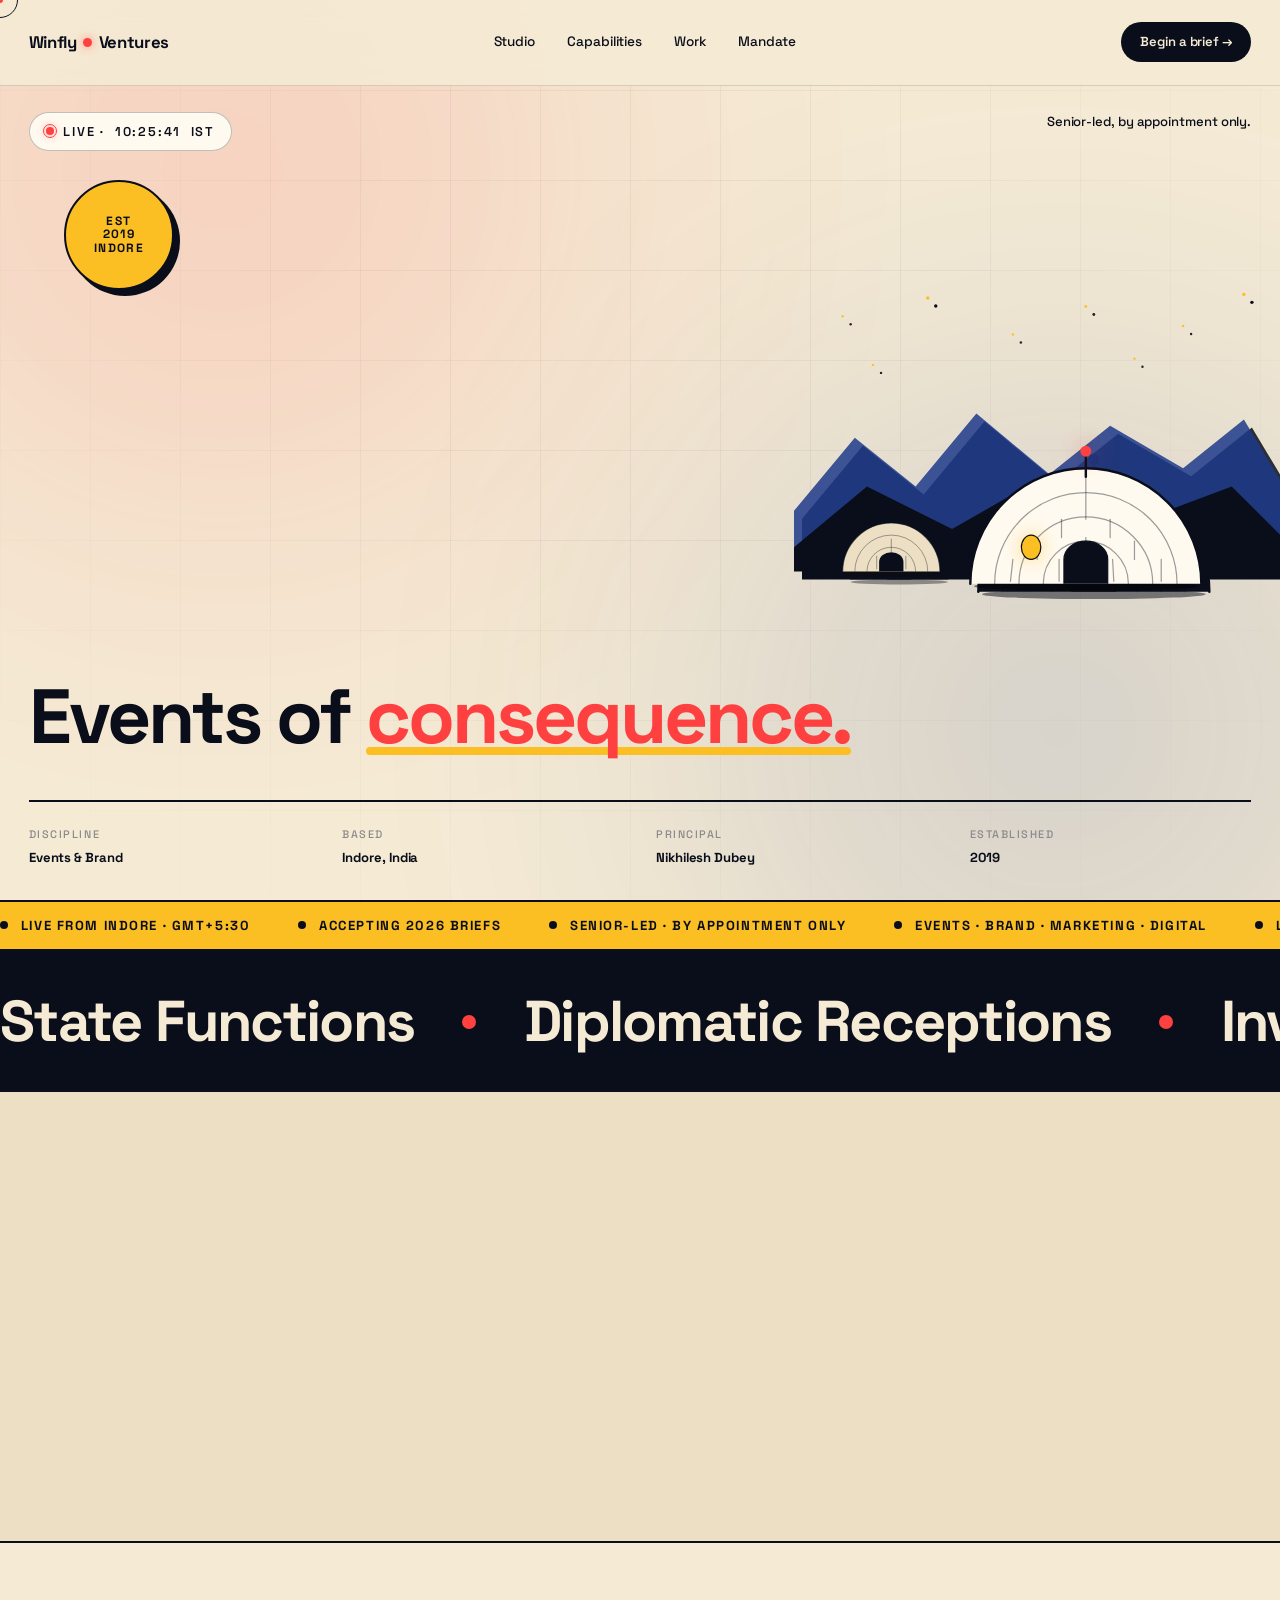
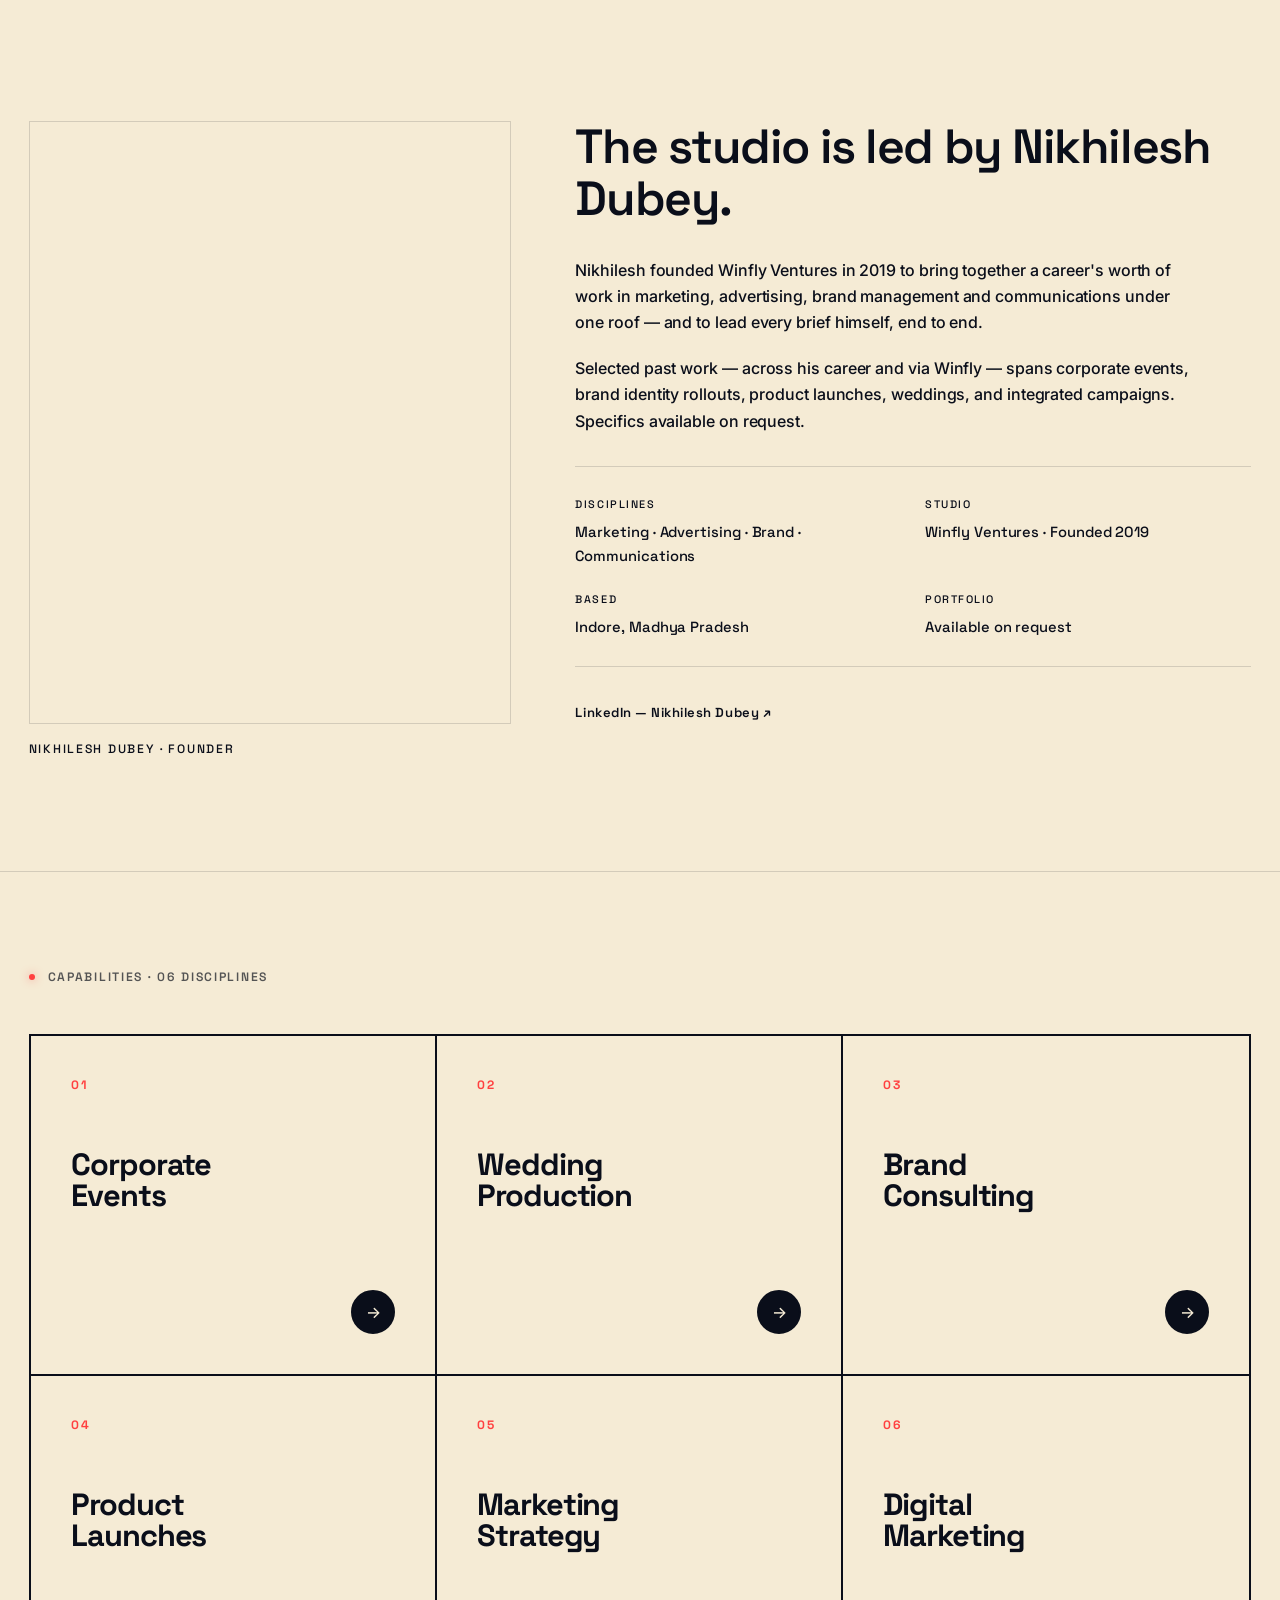
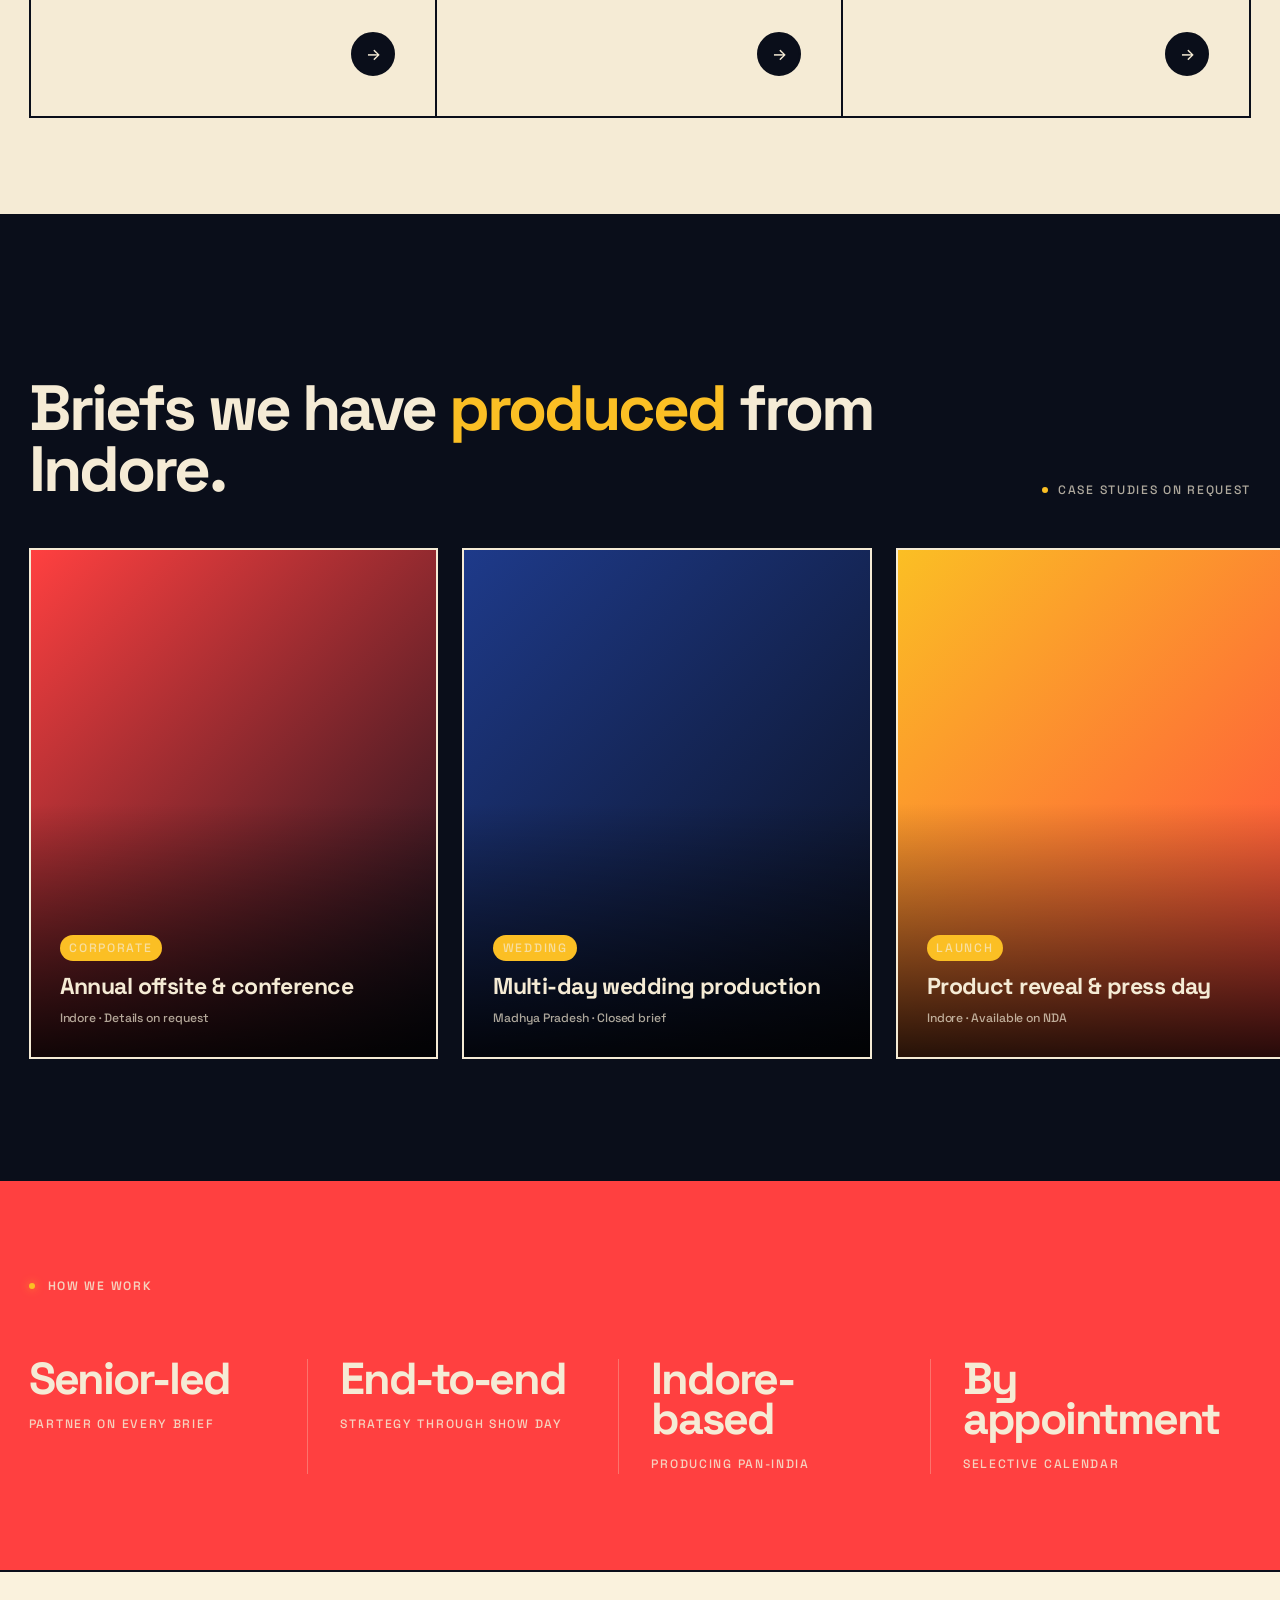
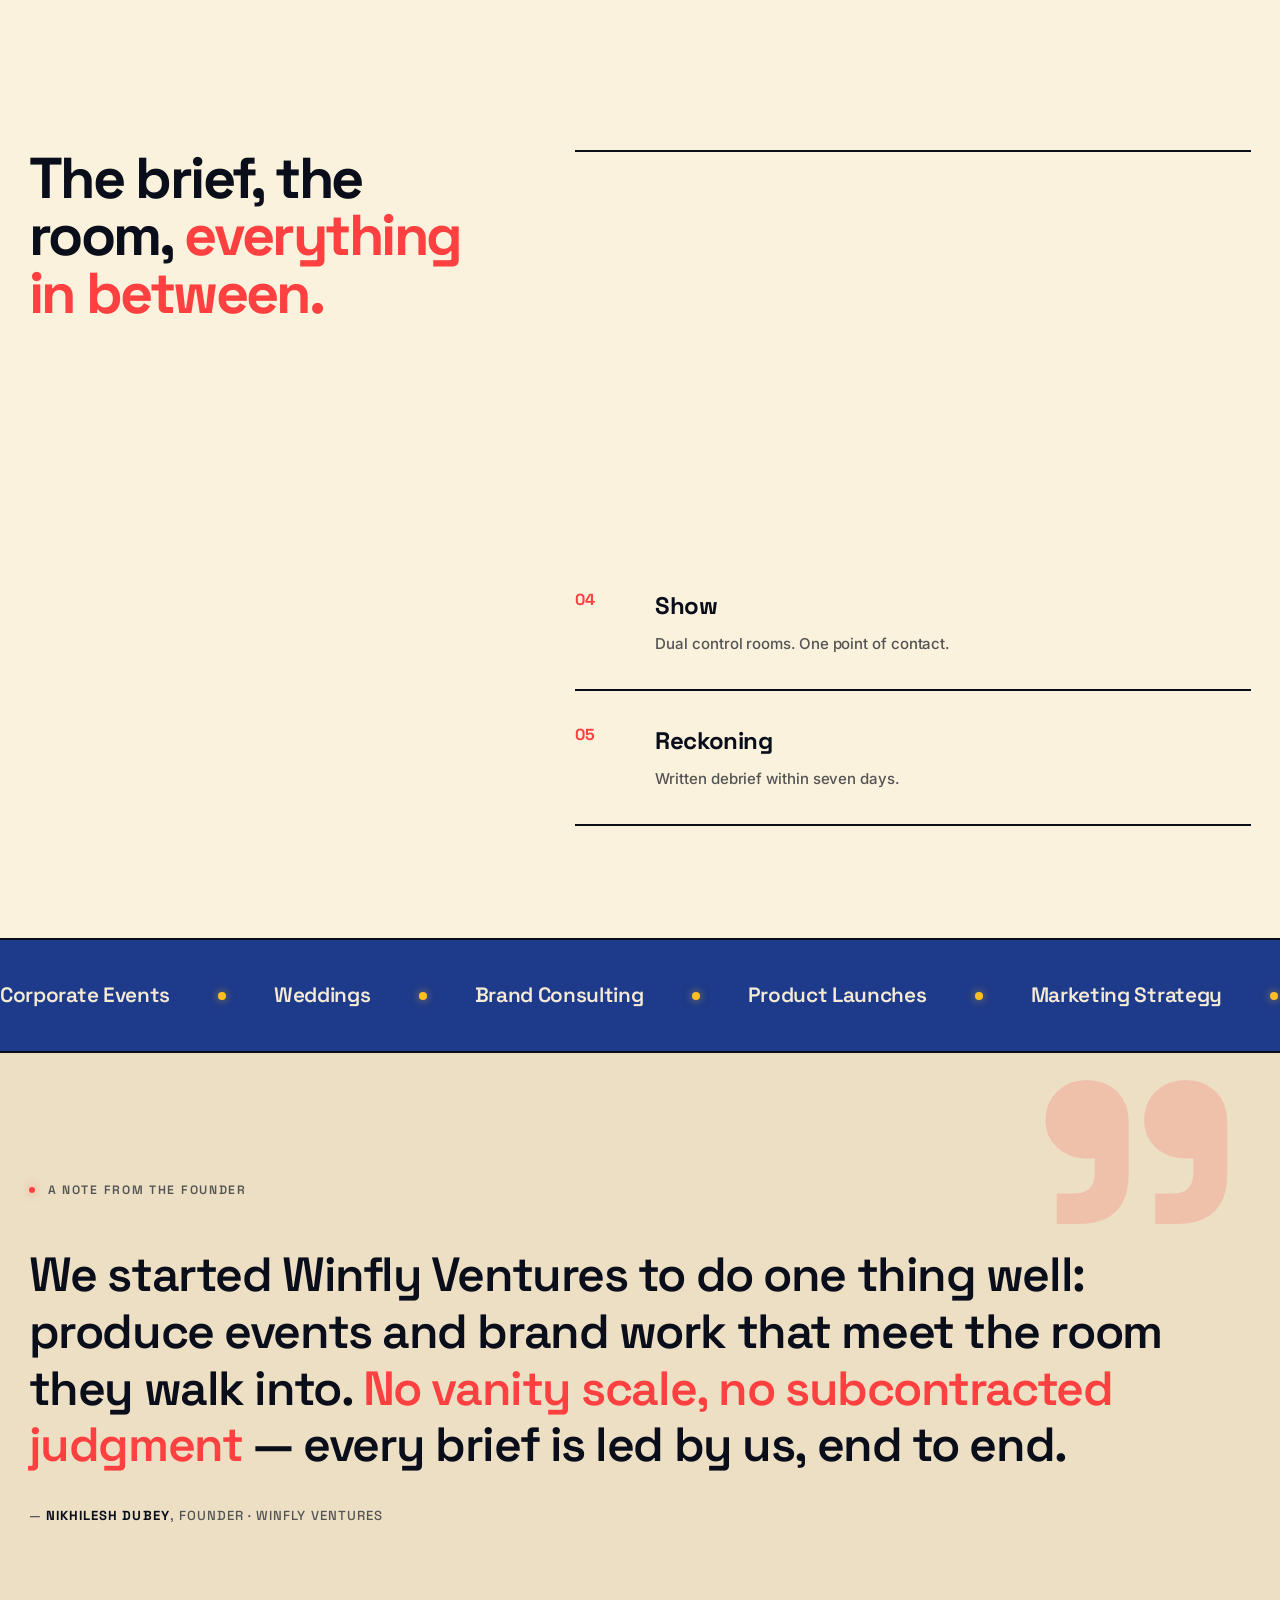
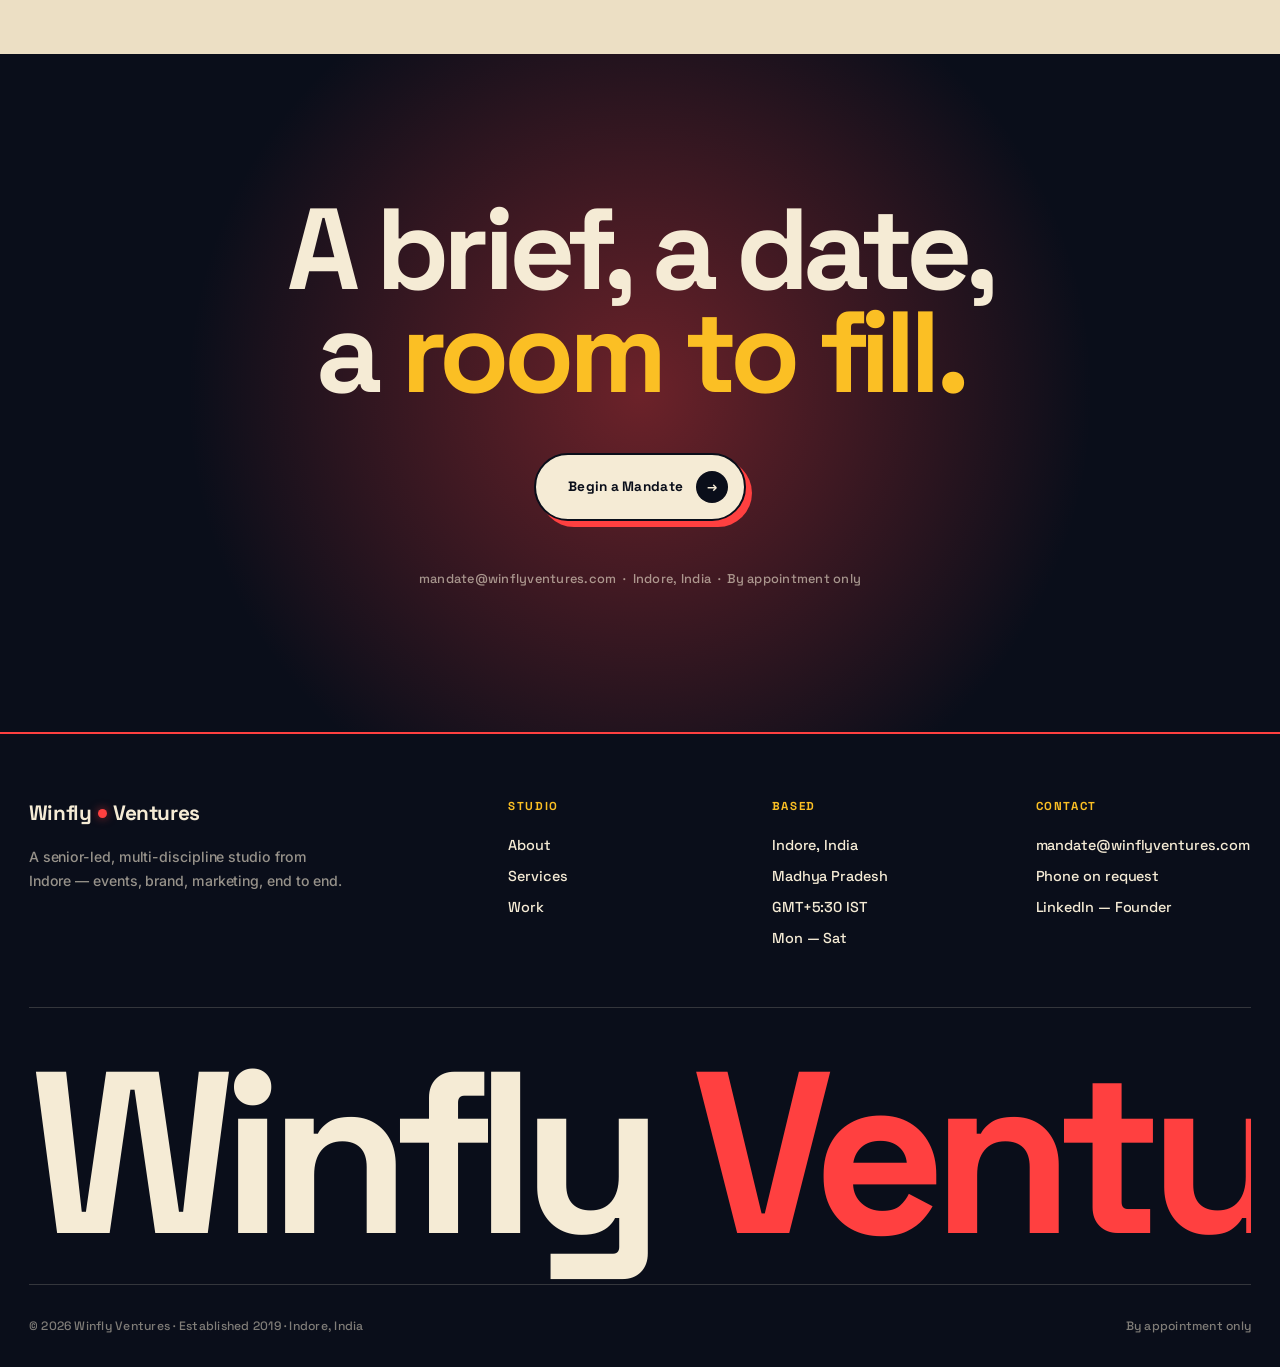
<file: index.html>
<!DOCTYPE html>
<html lang="en">
<head>
<meta charset="UTF-8">
<meta name="viewport" content="width=device-width, initial-scale=1.0">
<title>Winfly Ventures — Event Production for Government & Corporate India</title>
<meta name="description" content="A senior-led event production studio working with the Government of India and the country's largest private institutions.">
<link rel="preconnect" href="https://fonts.googleapis.com">
<link rel="preconnect" href="https://fonts.gstatic.com" crossorigin>
<link href="https://fonts.googleapis.com/css2?family=Inter:wght@400;500;600&family=Space+Grotesk:wght@400;500;600;700&display=swap" rel="stylesheet">
<link rel="stylesheet" href="styles.css">
</head>
<body>

<!-- Always-on animated background -->
<div class="bg-fx" aria-hidden="true">
  <div class="bg-grid"></div>
  <div class="bg-blob b1"></div>
  <div class="bg-blob b2"></div>
</div>

<!-- Site-wide brick drift -->
<div class="bricks" aria-hidden="true">
  <div class="brick" style="--x: 4%;  --d: 18s; --de: 0s;   --w: 8px;  --h: 4px"></div>
  <div class="brick" style="--x: 11%; --d: 22s; --de: 3s;   --w: 7px;  --h: 3.5px"></div>
  <div class="brick" style="--x: 18%; --d: 16s; --de: 6s;   --w: 9px;  --h: 4.5px"></div>
  <div class="brick" style="--x: 26%; --d: 24s; --de: 1.5s; --w: 8px;  --h: 4px"></div>
  <div class="brick" style="--x: 34%; --d: 14s; --de: 8s;   --w: 7px;  --h: 3.5px"></div>
  <div class="brick" style="--x: 42%; --d: 20s; --de: 4s;   --w: 8px;  --h: 4px"></div>
  <div class="brick" style="--x: 50%; --d: 26s; --de: 11s;  --w: 10px; --h: 5px"></div>
  <div class="brick" style="--x: 58%; --d: 17s; --de: 7s;   --w: 7px;  --h: 3.5px"></div>
  <div class="brick" style="--x: 66%; --d: 21s; --de: 2s;   --w: 8px;  --h: 4px"></div>
  <div class="brick" style="--x: 74%; --d: 19s; --de: 9s;   --w: 9px;  --h: 4.5px"></div>
  <div class="brick" style="--x: 82%; --d: 23s; --de: 5s;   --w: 7px;  --h: 3.5px"></div>
  <div class="brick" style="--x: 90%; --d: 15s; --de: 12s;  --w: 8px;  --h: 4px"></div>
  <div class="brick" style="--x: 96%; --d: 25s; --de: 0s;   --w: 7px;  --h: 3.5px"></div>
</div>

<div class="progress-bar"></div>
<div class="cursor" id="cursor"></div>
<div class="cursor-ring" id="cursorRing"></div>

<nav>
  <a href="#" class="logo" data-cursor="Top">Winfly<span class="dot"></span>Ventures</a>
  <ul class="nav-links">
    <li><a href="#studio">Studio</a></li>
    <li><a href="#capabilities">Capabilities</a></li>
    <li><a href="#work">Work</a></li>
    <li><a href="#contact">Mandate</a></li>
  </ul>
  <a href="#contact" class="nav-cta">Begin a brief →</a>
  <button class="nav-toggle" aria-label="Menu"><span></span><span></span><span></span></button>
</nav>

<!-- Hero -->
<section class="hero">
  <div class="hero-glow"></div>

  <!-- Funky rotating sticker -->
  <div class="sticker">Est<br>2019<br>Indore</div>

  <div class="hero-mark">
    <svg viewBox="0 0 400 300" class="igloo-scene" aria-hidden="true">
      <!-- Stars in sky -->
      <circle cx="40"  cy="40"  r="1"   class="scene-stars"/>
      <circle cx="110" cy="25"  r="1.4" class="scene-stars bright"/>
      <circle cx="180" cy="55"  r="1"   class="scene-stars"/>
      <circle cx="240" cy="32"  r="1.2" class="scene-stars"/>
      <circle cx="320" cy="48"  r="1"   class="scene-stars"/>
      <circle cx="370" cy="22"  r="1.4" class="scene-stars bright"/>
      <circle cx="65"  cy="80"  r="1"   class="scene-stars"/>
      <circle cx="280" cy="75"  r="1"   class="scene-stars"/>

      <!-- Distant mountain range (far) -->
      <path d="M 0,200 L 50,140 L 100,180 L 150,120 L 210,170 L 260,130 L 320,165 L 370,125 L 400,175 L 400,230 L 0,230 Z"
            class="scene-mountains-far"/>

      <!-- Mid mountain range -->
      <path d="M 0,230 L 60,180 L 130,215 L 200,175 L 280,210 L 360,180 L 400,220 L 400,250 L 0,250 Z"
            class="scene-mountains-near"/>

      <!-- Horizon -->
      <line x1="0" y1="248" x2="400" y2="248" class="scene-horizon"/>

      <!-- Back igloo (smaller, behind, blends into bg) -->
      <g class="igloo-back">
        <ellipse cx="80" cy="252" rx="40" ry="2" fill="#0d0d0d" opacity="0.4"/>
        <path d="M 40,250 A 40,40 0 0,1 120,250 Z" class="igloo-back-fill"/>
        <path d="M 50,250 A 30,30 0 0,1 110,250" class="igloo-back-brick"/>
        <path d="M 60,250 A 20,20 0 0,1 100,250" class="igloo-back-brick"/>
        <line x1="68" y1="237" x2="68" y2="248" class="igloo-back-brick"/>
        <line x1="92" y1="237" x2="92" y2="248" class="igloo-back-brick"/>
        <line x1="80" y1="223" x2="80" y2="234" class="igloo-back-brick"/>
        <path d="M 40,250 A 40,40 0 0,1 120,250" class="igloo-back-stroke"/>
        <path d="M 70,250 L 70,242 A 10,8 0 0,1 90,242 L 90,250 Z" class="igloo-back-entrance"/>
      </g>

      <!-- Foreground main igloo -->
      <g class="igloo-main">
        <ellipse cx="240" cy="262" rx="92" ry="4" fill="#000000" opacity="0.5"/>

        <!-- Filled dome -->
        <path d="M 145,260 A 95,95 0 0,1 335,260 Z" class="igloo-main-fill"/>

        <!-- Concentric brick rows -->
        <path d="M 165,260 A 75,75 0 0,1 315,260" class="igloo-brick"/>
        <path d="M 185,260 A 55,55 0 0,1 295,260" class="igloo-brick"/>
        <path d="M 205,260 A 35,35 0 0,1 275,260" class="igloo-brick"/>

        <!-- Brick joint pattern (staggered between rows) -->
        <line x1="180" y1="240" x2="178" y2="258" class="igloo-brick"/>
        <line x1="218" y1="240" x2="218" y2="258" class="igloo-brick"/>
        <line x1="262" y1="240" x2="263" y2="258" class="igloo-brick"/>
        <line x1="302" y1="240" x2="302" y2="258" class="igloo-brick"/>

        <line x1="200" y1="225" x2="200" y2="240" class="igloo-brick"/>
        <line x1="240" y1="222" x2="240" y2="240" class="igloo-brick"/>
        <line x1="280" y1="225" x2="280" y2="240" class="igloo-brick"/>

        <line x1="220" y1="207" x2="220" y2="222" class="igloo-brick"/>
        <line x1="260" y1="207" x2="260" y2="222" class="igloo-brick"/>

        <line x1="240" y1="172" x2="240" y2="207" class="igloo-brick"/>

        <!-- Outer dome stroke -->
        <path d="M 145,260 A 95,95 0 0,1 335,260" class="igloo-main-stroke"/>

        <!-- Glowing window (left side) -->
        <ellipse cx="195" cy="230" rx="8" ry="10" class="igloo-window"/>
        <ellipse cx="195" cy="230" rx="8" ry="10" fill="none" stroke="#0d0d0d" stroke-width="1"/>

        <!-- Entrance archway (dark) -->
        <path d="M 222,260 L 222,240 A 18,15 0 0,1 258,240 L 258,260 Z" class="igloo-entrance-fill"/>
        <path d="M 222,260 L 222,240 A 18,15 0 0,1 258,240 L 258,260" class="igloo-entrance-stroke"/>

        <!-- Aerial pole + glowing dot -->
        <line x1="240" y1="172" x2="240" y2="155" class="igloo-aerial"/>
        <circle cx="240" cy="151" r="4.5" class="igloo-dot"/>
      </g>
    </svg>
  </div>

  <div class="hero-top">
    <div class="hero-tag"><span class="pulse"></span> Live · <span id="clock">--:--:--</span> IST</div>
    <p class="hero-side">Senior-led, by appointment only.</p>
  </div>

  <h1>Events of <span class="accent">consequence.</span></h1>

  <div class="hero-meta">
    <div>
      <span>Discipline</span>
      <strong>Events &amp; Brand</strong>
    </div>
    <div>
      <span>Based</span>
      <strong>Indore, India</strong>
    </div>
    <div>
      <span>Principal</span>
      <strong>Nikhilesh Dubey</strong>
    </div>
    <div>
      <span>Established</span>
      <strong>2019</strong>
    </div>
  </div>
</section>

<!-- Live ticker -->
<div class="ticker">
  <div class="ticker-track">
    <span><i class="t-dot"></i> Live from Indore · GMT+5:30</span>
    <span><i class="t-dot"></i> Accepting 2026 briefs</span>
    <span><i class="t-dot"></i> Senior-led · By appointment only</span>
    <span><i class="t-dot"></i> Events · Brand · Marketing · Digital</span>
    <span><i class="t-dot"></i> Live from Indore · GMT+5:30</span>
    <span><i class="t-dot"></i> Accepting 2026 briefs</span>
    <span><i class="t-dot"></i> Senior-led · By appointment only</span>
    <span><i class="t-dot"></i> Events · Brand · Marketing · Digital</span>
  </div>
</div>

<!-- Marquee 1 -->
<div class="marquee">
  <div class="marquee-track">
    <span>State Functions</span>
    <span>Diplomatic Receptions</span>
    <span>Investor Days</span>
    <span>Bilateral Summits</span>
    <span>Product Launches</span>
    <span>PSU Conclaves</span>
    <span>Annual General Meetings</span>
    <span>State Functions</span>
    <span>Diplomatic Receptions</span>
    <span>Investor Days</span>
    <span>Bilateral Summits</span>
    <span>Product Launches</span>
    <span>PSU Conclaves</span>
    <span>Annual General Meetings</span>
  </div>
</div>

<!-- Manifesto -->
<section class="manifesto" id="studio">
  <div class="label reveal">A studio, not an agency</div>
  <h2 class="reveal">A <span class="underline">multi-discipline studio</span> from Indore — events, brand, marketing — produced on a <span class="accent">single standard: flawless execution.</span></h2>
</section>

<!-- Principal / Founder -->
<section class="principal" id="principal">
  <div class="label reveal">Principal</div>
  <div class="principal-grid">
    <div class="principal-photo reveal">
      <div class="placeholder-photo"></div>
      <div class="photo-tag">Nikhilesh Dubey · Founder</div>
    </div>
    <div class="principal-text reveal">
      <h2>The studio is led by <span class="accent">Nikhilesh Dubey.</span></h2>
      <p class="principal-bio">Nikhilesh founded Winfly Ventures in 2019 to bring together a career's worth of work in marketing, advertising, brand management and communications under one roof — and to lead every brief himself, end to end.</p>
      <p class="principal-bio">Selected past work — across his career and via Winfly — spans corporate events, brand identity rollouts, product launches, weddings, and integrated campaigns. <span class="accent">Specifics available on request.</span></p>
      <ul class="principal-meta">
        <li><span>Disciplines</span><strong>Marketing · Advertising · Brand · Communications</strong></li>
        <li><span>Studio</span><strong>Winfly Ventures · Founded 2019</strong></li>
        <li><span>Based</span><strong>Indore, Madhya Pradesh</strong></li>
        <li><span>Portfolio</span><strong>Available on request</strong></li>
      </ul>
      <a href="https://www.linkedin.com/in/nikhilesh-dubey-171b566/" target="_blank" rel="noopener" class="principal-link">LinkedIn — Nikhilesh Dubey ↗</a>
    </div>
  </div>
</section>

<!-- Capabilities -->
<section id="capabilities">
  <div class="label reveal">Capabilities · 06 Disciplines</div>
  <div class="cap-grid">
    <a href="#contact" class="cap reveal">
      <div class="cap-num">01</div>
      <h3>Corporate<br>Events</h3>
      <div class="cap-arrow">→</div>
    </a>
    <a href="#contact" class="cap reveal">
      <div class="cap-num">02</div>
      <h3>Wedding<br>Production</h3>
      <div class="cap-arrow">→</div>
    </a>
    <a href="#contact" class="cap reveal">
      <div class="cap-num">03</div>
      <h3>Brand<br>Consulting</h3>
      <div class="cap-arrow">→</div>
    </a>
    <a href="#contact" class="cap reveal">
      <div class="cap-num">04</div>
      <h3>Product<br>Launches</h3>
      <div class="cap-arrow">→</div>
    </a>
    <a href="#contact" class="cap reveal">
      <div class="cap-num">05</div>
      <h3>Marketing<br>Strategy</h3>
      <div class="cap-arrow">→</div>
    </a>
    <a href="#contact" class="cap reveal">
      <div class="cap-num">06</div>
      <h3>Digital<br>Marketing</h3>
      <div class="cap-arrow">→</div>
    </a>
  </div>
</section>

<!-- Work strip -->
<div class="work-section" id="work">
  <div class="label reveal">Selected Work</div>
  <div class="work-head reveal">
    <h2>Briefs we have <span class="accent">produced</span> from Indore.</h2>
    <div class="work-hint"><span class="dot"></span>Case studies on request</div>
  </div>
  <div class="work-strip">
    <a href="#contact" class="work-card">
      <div class="work-img img-1"></div>
      <div class="work-info">
        <span class="work-tag">Corporate</span>
        <h3>Annual offsite &amp; conference</h3>
        <span>Indore · Details on request</span>
      </div>
    </a>
    <a href="#contact" class="work-card">
      <div class="work-img img-2"></div>
      <div class="work-info">
        <span class="work-tag">Wedding</span>
        <h3>Multi-day wedding production</h3>
        <span>Madhya Pradesh · Closed brief</span>
      </div>
    </a>
    <a href="#contact" class="work-card">
      <div class="work-img img-3"></div>
      <div class="work-info">
        <span class="work-tag">Launch</span>
        <h3>Product reveal &amp; press day</h3>
        <span>Indore · Available on NDA</span>
      </div>
    </a>
    <a href="#contact" class="work-card">
      <div class="work-img img-4"></div>
      <div class="work-info">
        <span class="work-tag">Brand</span>
        <h3>Brand identity &amp; rollout</h3>
        <span>Multi-city · Details on request</span>
      </div>
    </a>
    <a href="#contact" class="work-card">
      <div class="work-img img-5"></div>
      <div class="work-info">
        <span class="work-tag">Corporate</span>
        <h3>Founders' day &amp; awards night</h3>
        <span>Indore · Closed brief</span>
      </div>
    </a>
    <a href="#contact" class="work-card">
      <div class="work-img img-6"></div>
      <div class="work-info">
        <span class="work-tag">Marketing</span>
        <h3>Integrated campaign</h3>
        <span>Multi-channel · Available on NDA</span>
      </div>
    </a>
    <a href="#contact" class="work-card">
      <div class="work-img img-7"></div>
      <div class="work-info">
        <span class="work-tag">Activation</span>
        <h3>Retail &amp; mall activation</h3>
        <span>Madhya Pradesh · Details on request</span>
      </div>
    </a>
    <a href="#contact" class="work-card">
      <div class="work-img img-8"></div>
      <div class="work-info">
        <span class="work-tag">Digital</span>
        <h3>Digital launch campaign</h3>
        <span>Online · Closed brief</span>
      </div>
    </a>
  </div>
</div>

<!-- Stats — pillars -->
<div class="stats-section">
  <div class="label">How we work</div>
  <div class="stats">
    <div class="stat">
      <div class="stat-pillar">Senior-led</div>
      <div class="stat-label">Partner on every brief</div>
    </div>
    <div class="stat">
      <div class="stat-pillar">End-to-end</div>
      <div class="stat-label">Strategy through show day</div>
    </div>
    <div class="stat">
      <div class="stat-pillar">Indore-based</div>
      <div class="stat-label">Producing pan-India</div>
    </div>
    <div class="stat">
      <div class="stat-pillar">By appointment</div>
      <div class="stat-label">Selective calendar</div>
    </div>
  </div>
</div>

<!-- Approach -->
<section class="approach-section">
  <div class="label reveal">Approach · 05 Steps</div>
  <div class="approach">
    <div class="approach-intro reveal">
      <h2>The brief, the room, <span class="accent">everything in between.</span></h2>
    </div>
    <ul class="steps">
      <li class="step reveal">
        <div class="step-num">01</div>
        <div><h3>Mandate</h3><p>Listen. To the brief and the unsaid.</p></div>
      </li>
      <li class="step reveal">
        <div class="step-num">02</div>
        <div><h3>Architecture</h3><p>Narrative document. Programme, risk register.</p></div>
      </li>
      <li class="step reveal">
        <div class="step-num">03</div>
        <div><h3>Production</h3><p>Design, fabrication, technology, hospitality.</p></div>
      </li>
      <li class="step reveal">
        <div class="step-num">04</div>
        <div><h3>Show</h3><p>Dual control rooms. One point of contact.</p></div>
      </li>
      <li class="step reveal">
        <div class="step-num">05</div>
        <div><h3>Reckoning</h3><p>Written debrief within seven days.</p></div>
      </li>
    </ul>
  </div>
</section>

<!-- What we do — categories marquee -->
<div class="clients">
  <div class="clients-track">
    <span class="client">Corporate Events</span><span class="client-dot"></span>
    <span class="client">Weddings</span><span class="client-dot"></span>
    <span class="client">Brand Consulting</span><span class="client-dot"></span>
    <span class="client">Product Launches</span><span class="client-dot"></span>
    <span class="client">Marketing Strategy</span><span class="client-dot"></span>
    <span class="client">Digital Marketing</span><span class="client-dot"></span>
    <span class="client">Activations</span><span class="client-dot"></span>
    <span class="client">Conferences</span><span class="client-dot"></span>
    <span class="client">Press Days</span><span class="client-dot"></span>
    <span class="client">Corporate Events</span><span class="client-dot"></span>
    <span class="client">Weddings</span><span class="client-dot"></span>
    <span class="client">Brand Consulting</span><span class="client-dot"></span>
    <span class="client">Product Launches</span><span class="client-dot"></span>
    <span class="client">Marketing Strategy</span><span class="client-dot"></span>
    <span class="client">Digital Marketing</span><span class="client-dot"></span>
    <span class="client">Activations</span><span class="client-dot"></span>
    <span class="client">Conferences</span><span class="client-dot"></span>
    <span class="client">Press Days</span><span class="client-dot"></span>
  </div>
</div>

<!-- Founder note -->
<section class="testimonial">
  <div class="label reveal">A note from the founder</div>
  <blockquote class="reveal">We started Winfly Ventures to do one thing well: produce events and brand work that meet the room they walk into. <span class="accent">No vanity scale, no subcontracted judgment</span> — every brief is led by us, end to end.</blockquote>
  <cite class="reveal">— <strong>Nikhilesh Dubey</strong>, Founder · Winfly Ventures</cite>
</section>

<!-- CTA -->
<section class="cta" id="contact">
  <h2 class="reveal">A brief, a date,<br>a <span class="accent">room to fill.</span></h2>
  <a href="mailto:mandate@winflyventures.com" class="cta-button reveal">
    <span>Begin a Mandate</span>
    <span class="arrow">→</span>
  </a>
  <div class="cta-meta reveal">mandate@winflyventures.com &nbsp;·&nbsp; Indore, India &nbsp;·&nbsp; By appointment only</div>
</section>

<!-- Footer -->
<footer>
  <div class="footer-grid">
    <div>
      <div class="footer-tag">Winfly<span class="dot"></span>Ventures</div>
      <p class="footer-blurb">A senior-led, multi-discipline studio from Indore — events, brand, marketing, end to end.</p>
    </div>
    <div>
      <h4>Studio</h4>
      <ul>
        <li><a href="#studio">About</a></li>
        <li><a href="#capabilities">Services</a></li>
        <li><a href="#work">Work</a></li>
      </ul>
    </div>
    <div>
      <h4>Based</h4>
      <ul>
        <li>Indore, India</li>
        <li>Madhya Pradesh</li>
        <li>GMT+5:30 IST</li>
        <li>Mon — Sat</li>
      </ul>
    </div>
    <div>
      <h4>Contact</h4>
      <ul>
        <li><a href="mailto:mandate@winflyventures.com">mandate@winflyventures.com</a></li>
        <li>Phone on request</li>
        <li><a href="https://www.linkedin.com/in/nikhilesh-dubey-171b566/" target="_blank" rel="noopener">LinkedIn — Founder</a></li>
      </ul>
    </div>
  </div>

  <div class="footer-mark">Winfly <span class="accent">Ventures</span></div>

  <div class="footer-bottom">
    <div>© 2026 Winfly Ventures · Established 2019 · Indore, India</div>
    <div>By appointment only</div>
  </div>
</footer>

<script src="script.js"></script>
</body>
</html>
</file>
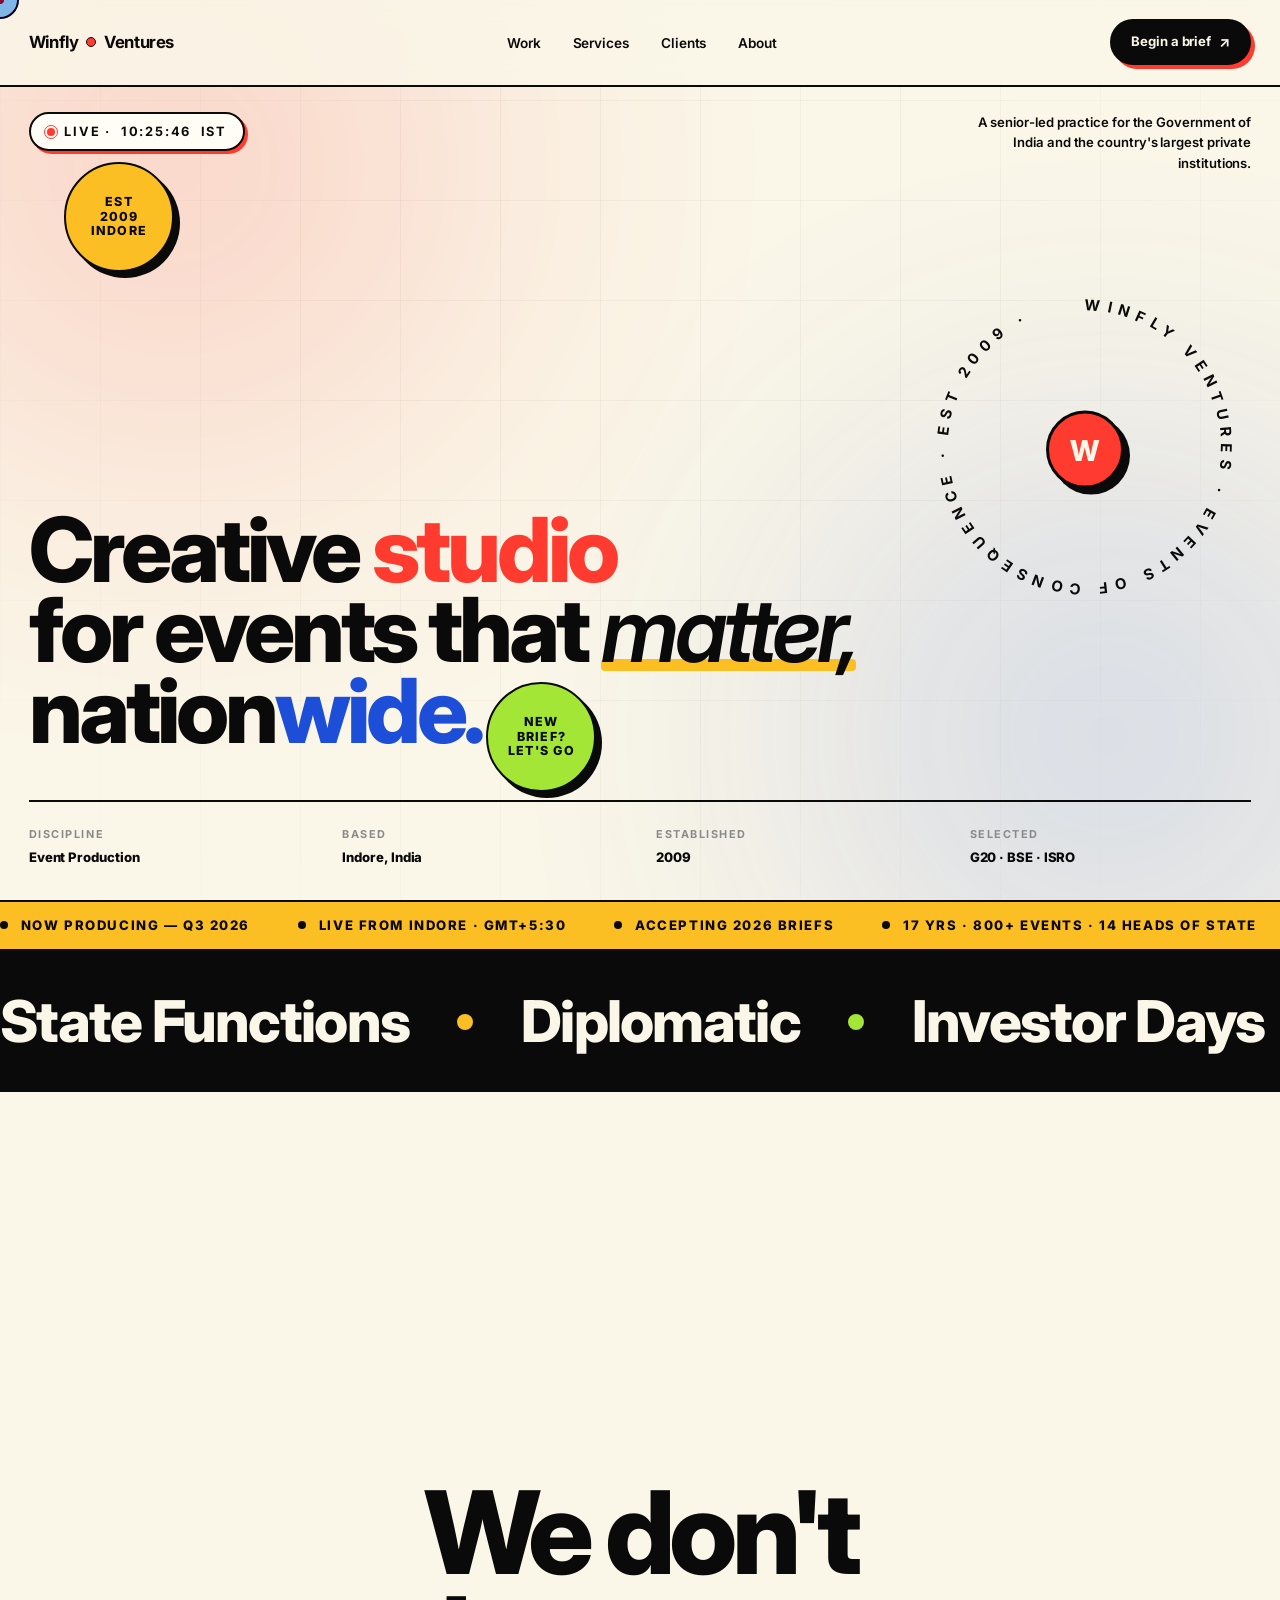
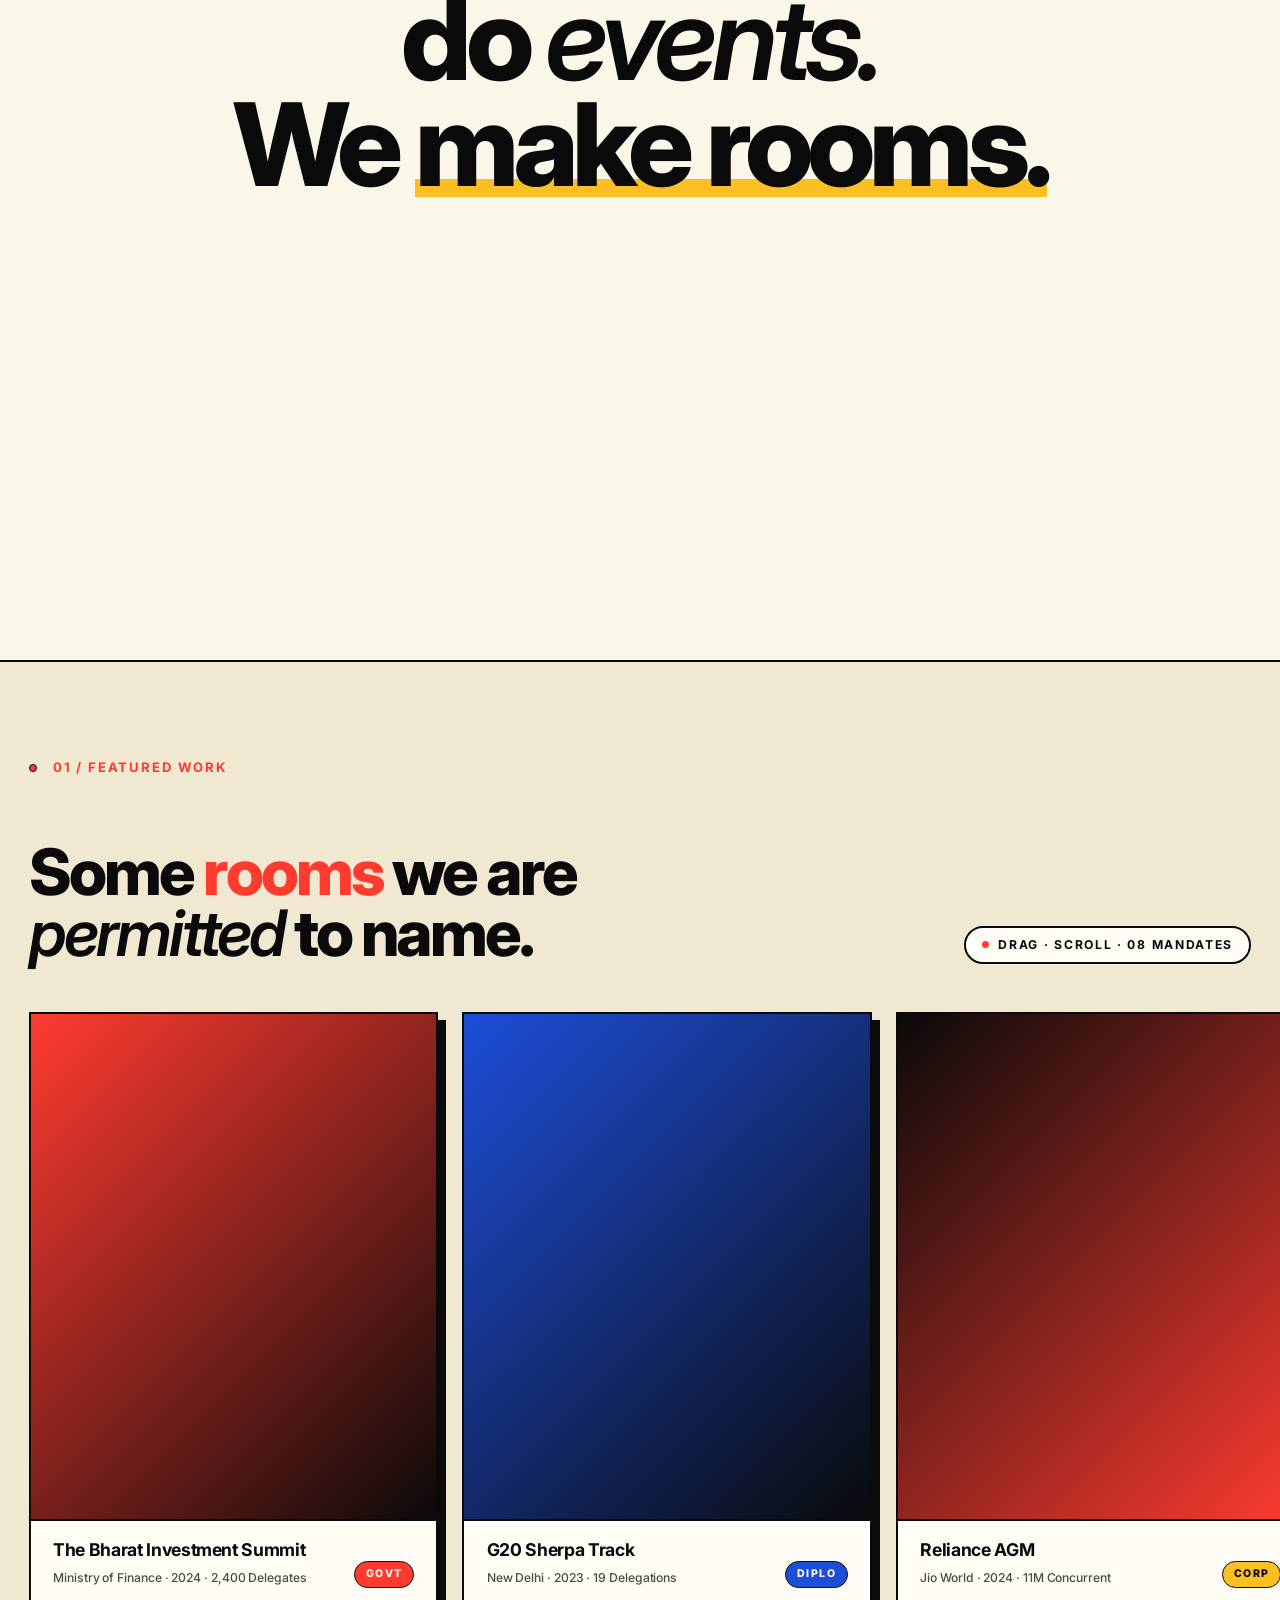
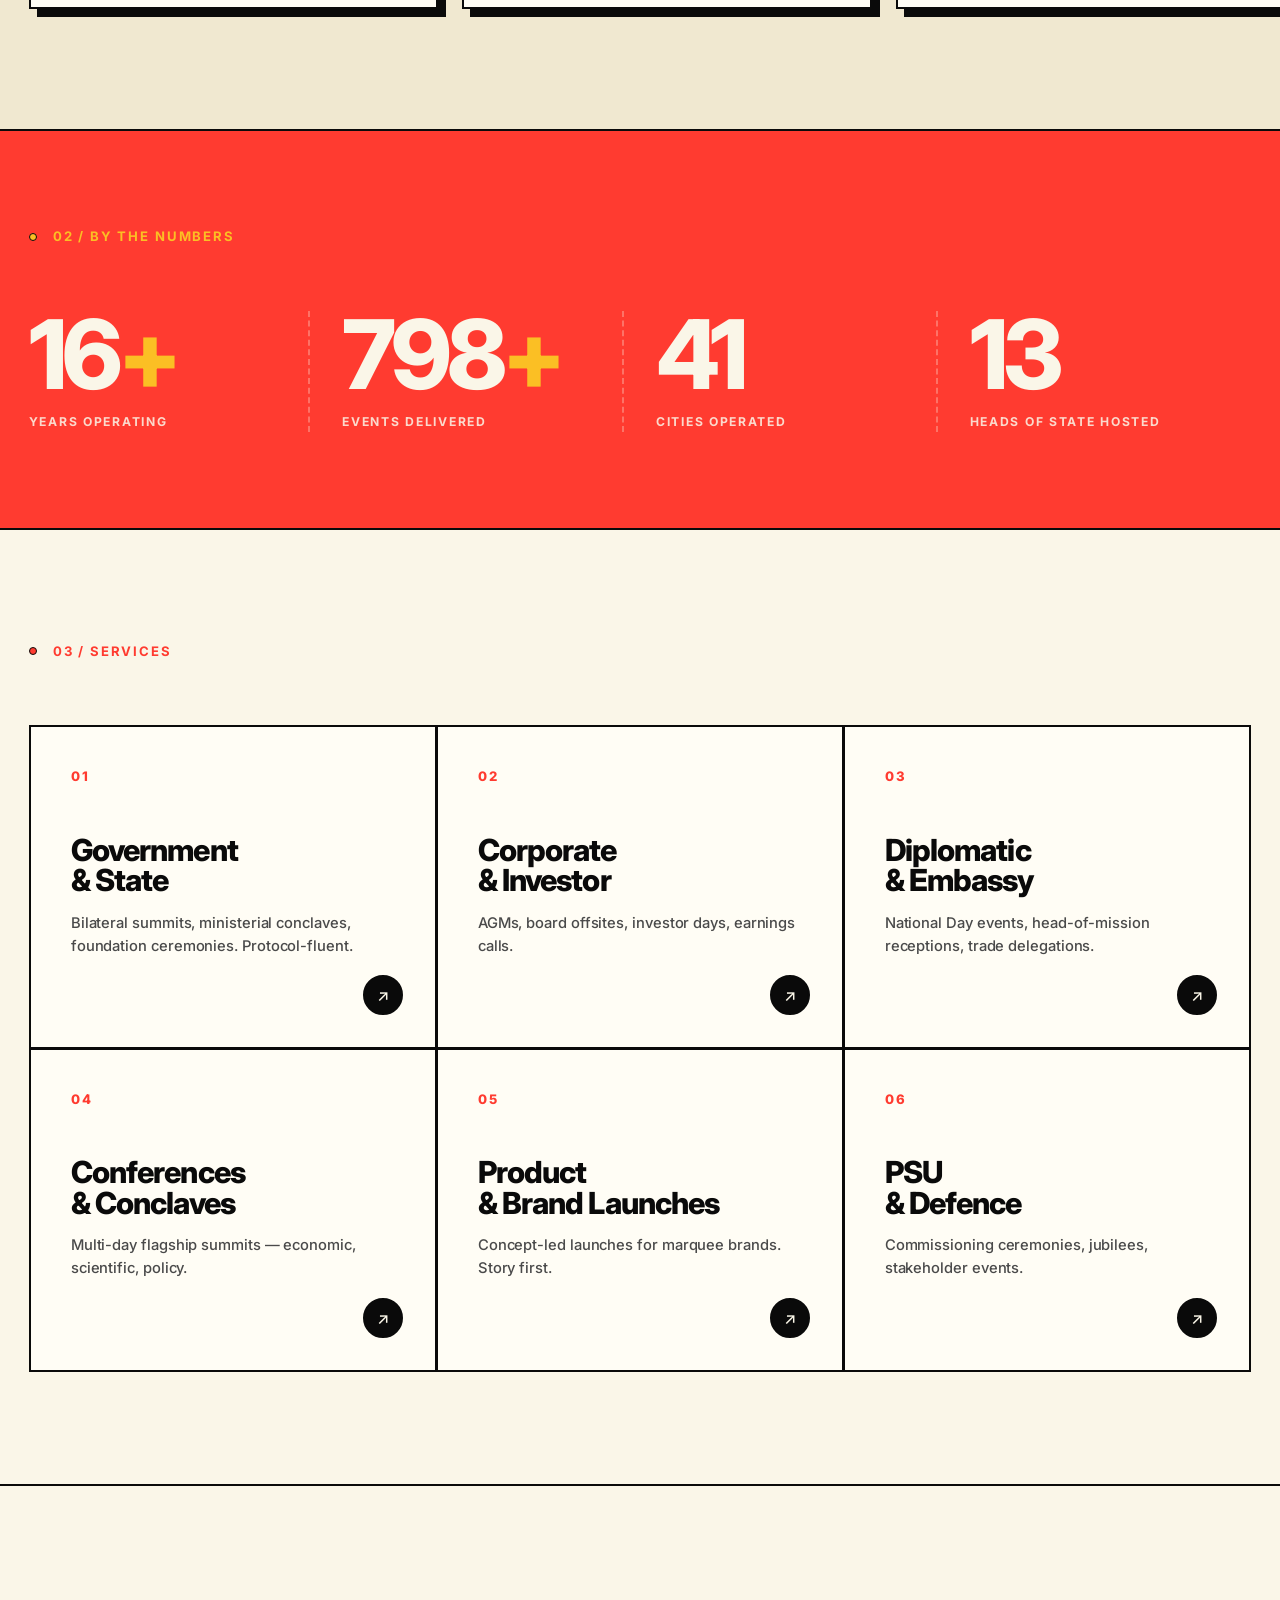
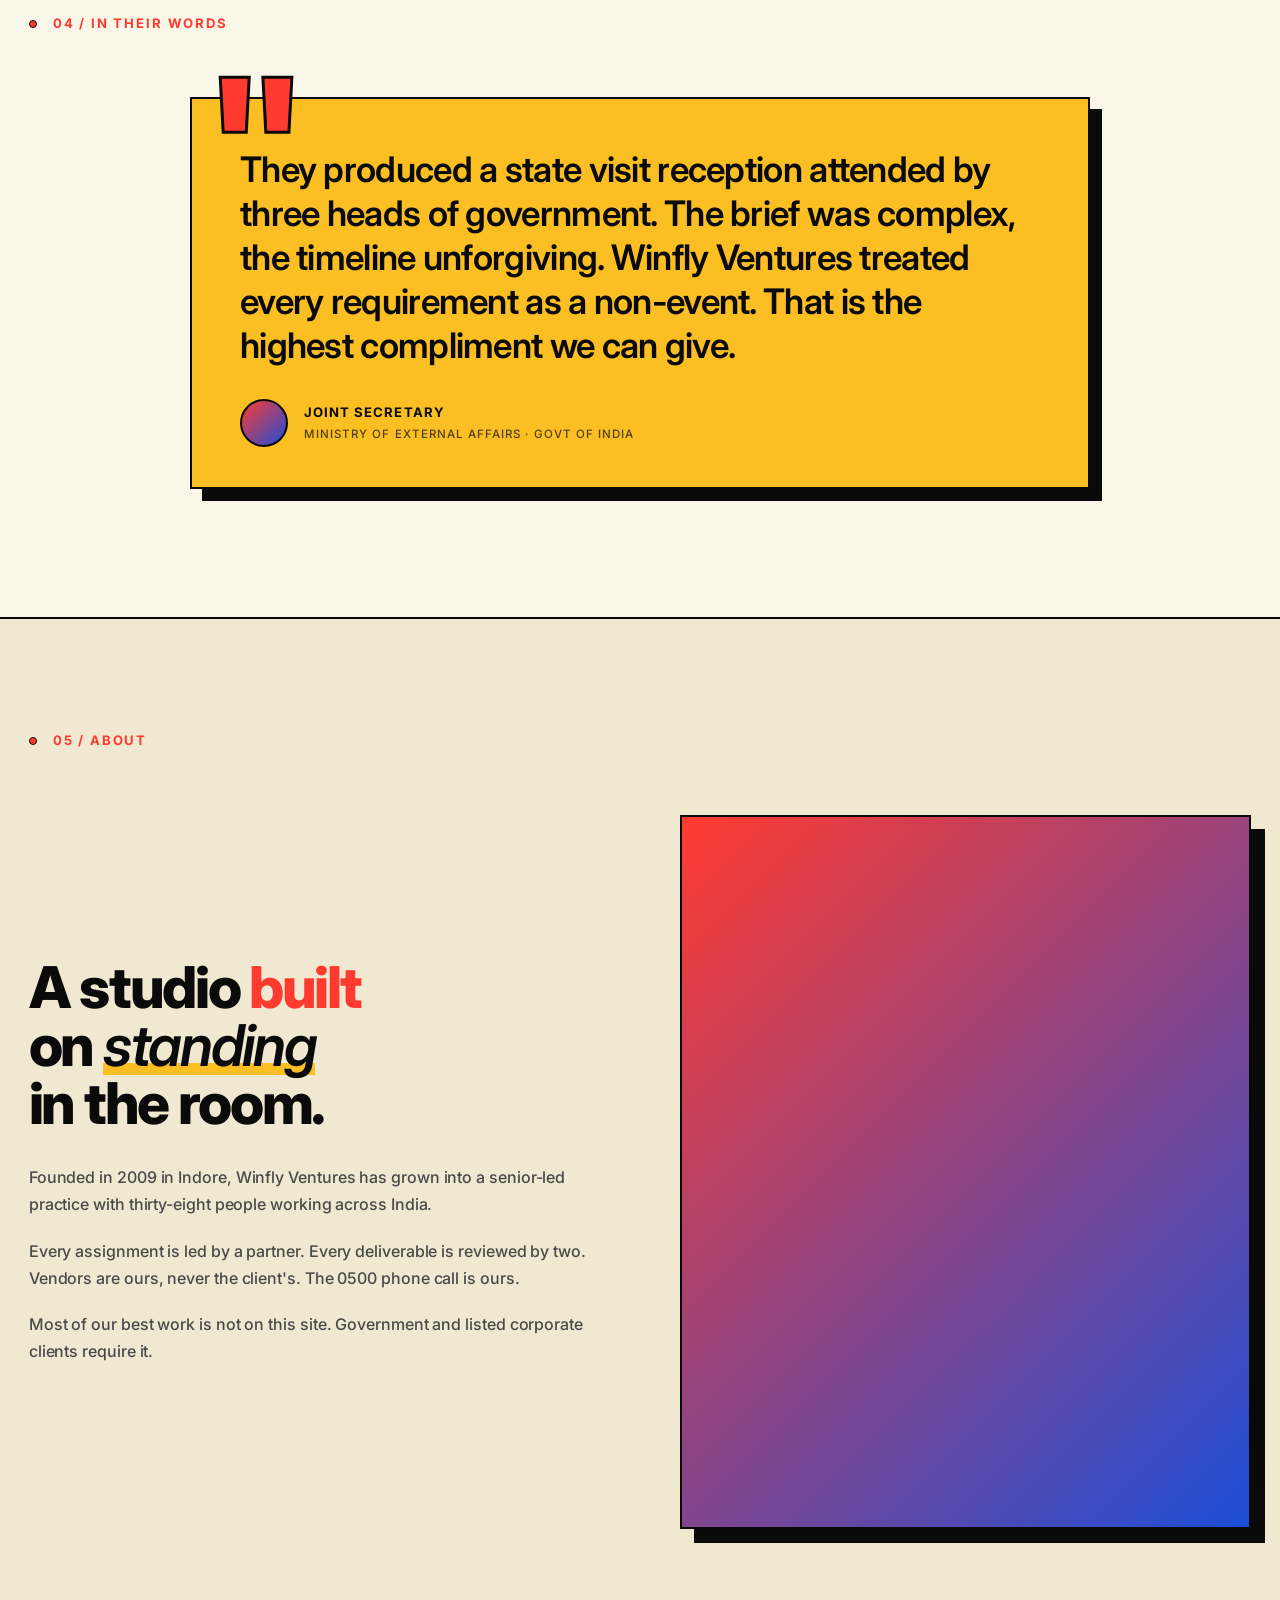
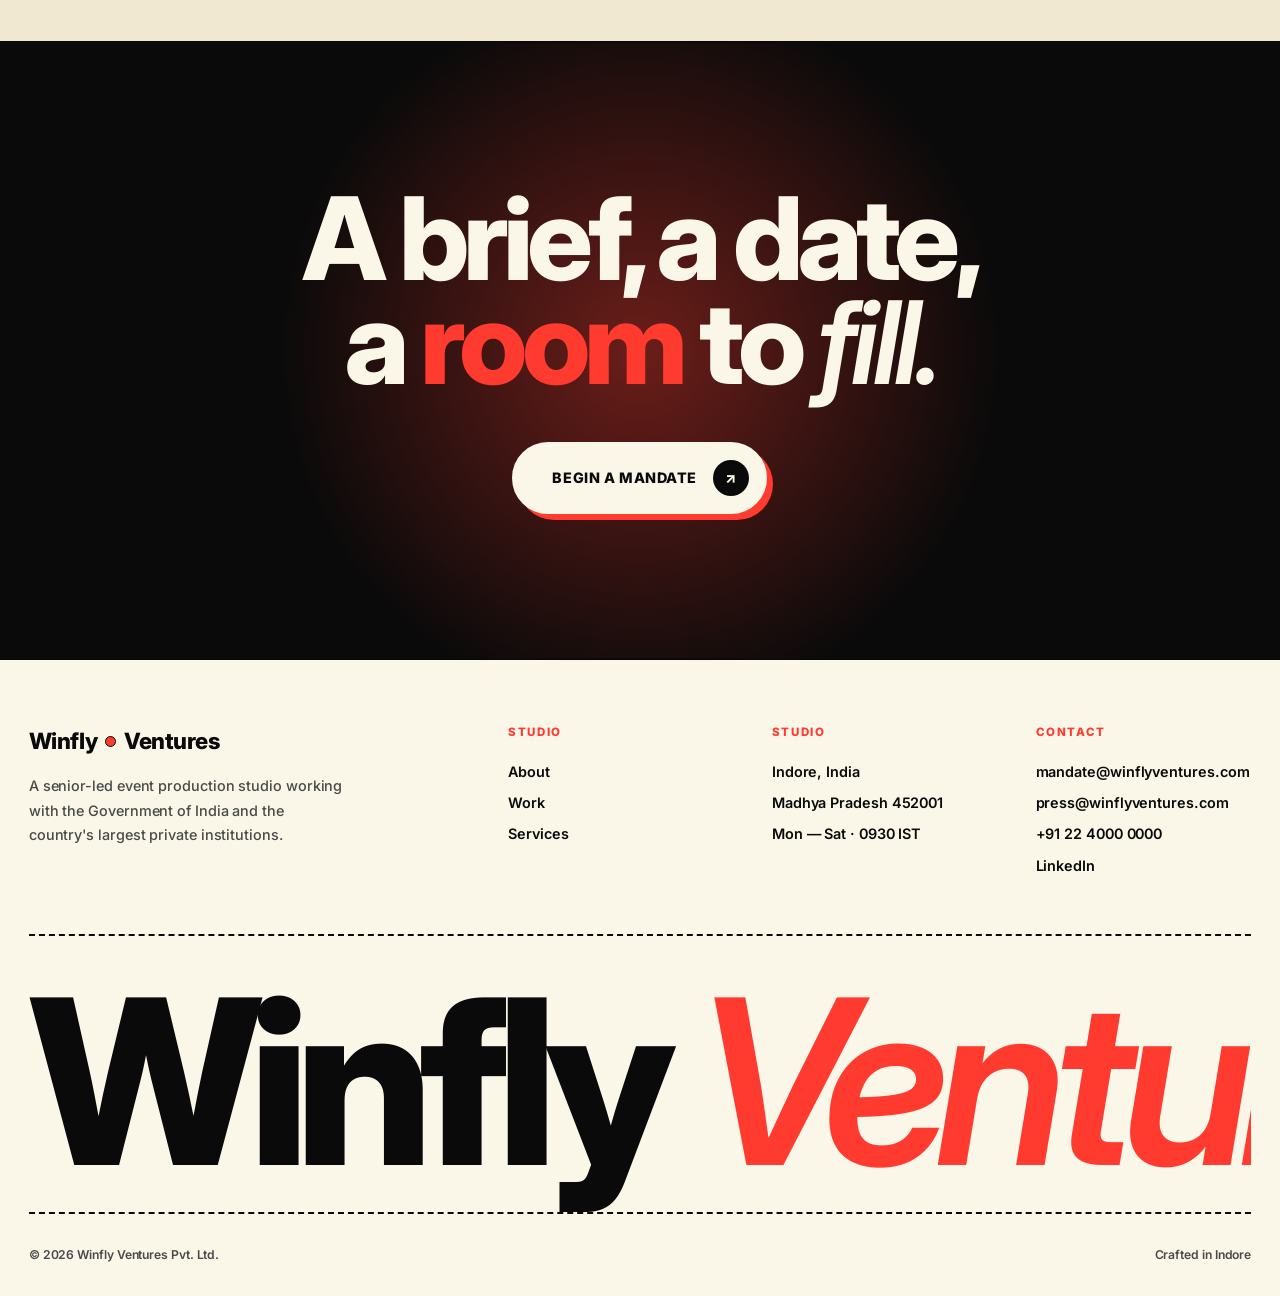
<file: v2/index.html>
<!DOCTYPE html>
<html lang="en">
<head>
<meta charset="UTF-8">
<meta name="viewport" content="width=device-width, initial-scale=1.0">
<title>Winfly Ventures — Funky Light Edition</title>
<meta name="description" content="Senior-led event production studio. Government, corporate, diplomatic. Indore, India.">
<link rel="preconnect" href="https://fonts.googleapis.com">
<link rel="preconnect" href="https://fonts.gstatic.com" crossorigin>
<link href="https://fonts.googleapis.com/css2?family=Inter:ital,wght@0,400;0,500;0,600;0,700;0,800;1,500;1,600;1,700&display=swap" rel="stylesheet">
<link rel="stylesheet" href="styles.css">
</head>
<body>

<!-- BG fx -->
<div class="bg-fx" aria-hidden="true">
  <div class="bg-grid"></div>
  <div class="bg-blob b1"></div>
  <div class="bg-blob b2"></div>
</div>

<!-- Brick drift -->
<div class="confetti" aria-hidden="true">
  <div class="confetto" style="--x: 4%;  --d: 18s; --de: 0s;   --w: 26px; --h: 13px"></div>
  <div class="confetto" style="--x: 11%; --d: 22s; --de: 2.5s; --w: 22px; --h: 11px"></div>
  <div class="confetto" style="--x: 18%; --d: 16s; --de: 5s;   --w: 28px; --h: 14px"></div>
  <div class="confetto" style="--x: 26%; --d: 24s; --de: 1s;   --w: 24px; --h: 12px"></div>
  <div class="confetto" style="--x: 33%; --d: 14s; --de: 8s;   --w: 20px; --h: 10px"></div>
  <div class="confetto" style="--x: 40%; --d: 20s; --de: 3.5s; --w: 26px; --h: 13px"></div>
  <div class="confetto" style="--x: 48%; --d: 26s; --de: 11s;  --w: 30px; --h: 15px"></div>
  <div class="confetto" style="--x: 56%; --d: 17s; --de: 6.5s; --w: 22px; --h: 11px"></div>
  <div class="confetto" style="--x: 64%; --d: 21s; --de: 2s;   --w: 24px; --h: 12px"></div>
  <div class="confetto" style="--x: 72%; --d: 19s; --de: 9s;   --w: 28px; --h: 14px"></div>
  <div class="confetto" style="--x: 80%; --d: 23s; --de: 4.5s; --w: 22px; --h: 11px"></div>
  <div class="confetto" style="--x: 88%; --d: 15s; --de: 11.5s; --w: 26px; --h: 13px"></div>
  <div class="confetto" style="--x: 95%; --d: 25s; --de: 0s;   --w: 24px; --h: 12px"></div>
  <div class="confetto" style="--x: 8%;  --d: 17s; --de: 7s;   --w: 20px; --h: 10px"></div>
  <div class="confetto" style="--x: 60%; --d: 22s; --de: 13s;  --w: 26px; --h: 13px"></div>
</div>

<div class="progress-bar"></div>
<div class="cursor" id="cursor"></div>
<div class="cursor-ring" id="cursorRing"></div>

<nav>
  <a href="#" class="logo" data-cursor="Top">Winfly<span class="dot"></span>Ventures</a>
  <ul class="nav-links">
    <li><a href="#work">Work</a></li>
    <li><a href="#services">Services</a></li>
    <li><a href="#testimonials">Clients</a></li>
    <li><a href="#about">About</a></li>
  </ul>
  <a href="#contact" class="nav-cta">Begin a brief</a>
  <button class="nav-toggle" aria-label="Menu"><span></span><span></span><span></span></button>
</nav>

<!-- Hero -->
<section class="hero">
  <div class="hero-glow"></div>

  <!-- Stickers -->
  <div class="sticker yellow" style="top: 18%; left: 5%;">Est<br>2009<br>Indore</div>
  <div class="sticker green" style="bottom: 12%; left: 38%;" data-cursor="Hi">New<br>brief?<br>Let's go</div>

  <!-- Rotating mark on right -->
  <div class="hero-mark">
    <svg viewBox="-100 -100 200 200" aria-hidden="true">
      <defs>
        <path id="cp" d="M 0,-82 a 82,82 0 1,1 0,164 a 82,82 0 1,1 0,-164" fill="none"/>
      </defs>
      <text>
        <textPath href="#cp">WINFLY VENTURES · EVENTS OF CONSEQUENCE · EST 2009 · </textPath>
      </text>
    </svg>
    <div class="core">W</div>
  </div>

  <div class="hero-top">
    <div class="hero-tag"><span class="pulse"></span> Live · <span id="clock">--:--:--</span> IST</div>
    <p class="hero-side">A senior-led practice for the Government of India and the country's largest private institutions.</p>
  </div>

  <h1>
    Creative <span class="red">studio</span><br>
    for events that <span class="italic">matter,</span><br>
    nation<span class="blue">wide.</span>
  </h1>

  <div class="hero-meta">
    <div data-cursor="Read"><span>Discipline</span><strong>Event Production</strong></div>
    <div data-cursor="Read"><span>Based</span><strong>Indore, India</strong></div>
    <div data-cursor="Read"><span>Established</span><strong>2009</strong></div>
    <div data-cursor="Read"><span>Selected</span><strong>G20 · BSE · ISRO</strong></div>
  </div>
</section>

<!-- Yellow ticker -->
<div class="ticker">
  <div class="ticker-track">
    <span><i class="t-dot"></i> Now producing — Q3 2026</span>
    <span><i class="t-dot"></i> Live from Indore · GMT+5:30</span>
    <span><i class="t-dot"></i> Accepting 2026 briefs</span>
    <span><i class="t-dot"></i> 17 yrs · 800+ events · 14 heads of state</span>
    <span><i class="t-dot"></i> Senior-led · By appointment only</span>
    <span><i class="t-dot"></i> Now producing — Q3 2026</span>
    <span><i class="t-dot"></i> Live from Indore · GMT+5:30</span>
    <span><i class="t-dot"></i> Accepting 2026 briefs</span>
    <span><i class="t-dot"></i> 17 yrs · 800+ events · 14 heads of state</span>
    <span><i class="t-dot"></i> Senior-led · By appointment only</span>
  </div>
</div>

<!-- Big bold marquee -->
<div class="marquee">
  <div class="marquee-track">
    <span>State Functions</span>
    <span>Diplomatic</span>
    <span>Investor Days</span>
    <span>Bilateral Summits</span>
    <span>Product Launches</span>
    <span>PSU Conclaves</span>
    <span>AGMs</span>
    <span>State Functions</span>
    <span>Diplomatic</span>
    <span>Investor Days</span>
    <span>Bilateral Summits</span>
    <span>Product Launches</span>
    <span>PSU Conclaves</span>
    <span>AGMs</span>
  </div>
</div>

<!-- Pinned scaling statement -->
<section class="statement">
  <div class="statement-pin">
    <h2>
      We don't<br>do <span class="italic">events.</span><br>
      We <span class="hl">make rooms.</span>
    </h2>
  </div>
</section>

<!-- Featured work — drag scroll -->
<div class="work-section" id="work">
  <div class="section-num reveal">01 / Featured Work</div>
  <div class="work-head reveal">
    <h2>Some <span class="red">rooms</span> we are<br><span class="italic">permitted</span> to name.</h2>
    <a class="work-hint" href="#"><span class="dot"></span>Drag · Scroll · 08 Mandates</a>
  </div>
  <div class="work-strip">
    <a href="#" class="work-card" data-cursor="View">
      <div class="work-img img-1"></div>
      <div class="work-info">
        <div class="work-info-l">
          <h3>The Bharat Investment Summit</h3>
          <span>Ministry of Finance · 2024 · 2,400 Delegates</span>
        </div>
        <span class="work-tag tag-red">Govt</span>
      </div>
    </a>
    <a href="#" class="work-card" data-cursor="View">
      <div class="work-img img-2"></div>
      <div class="work-info">
        <div class="work-info-l">
          <h3>G20 Sherpa Track</h3>
          <span>New Delhi · 2023 · 19 Delegations</span>
        </div>
        <span class="work-tag tag-blue">Diplo</span>
      </div>
    </a>
    <a href="#" class="work-card" data-cursor="View">
      <div class="work-img img-6"></div>
      <div class="work-info">
        <div class="work-info-l">
          <h3>Reliance AGM</h3>
          <span>Jio World · 2024 · 11M Concurrent</span>
        </div>
        <span class="work-tag tag-yellow">Corp</span>
      </div>
    </a>
    <a href="#" class="work-card" data-cursor="View">
      <div class="work-img img-3"></div>
      <div class="work-info">
        <div class="work-info-l">
          <h3>Chandrayaan Reception</h3>
          <span>Rashtrapati Bhavan · 2023</span>
        </div>
        <span class="work-tag tag-red">Govt</span>
      </div>
    </a>
    <a href="#" class="work-card" data-cursor="View">
      <div class="work-img img-4"></div>
      <div class="work-info">
        <div class="work-info-l">
          <h3>Mahindra BE.6 Reveal</h3>
          <span>Yelahanka Air Base · 2024</span>
        </div>
        <span class="work-tag tag-green">Launch</span>
      </div>
    </a>
    <a href="#" class="work-card" data-cursor="View">
      <div class="work-img img-7"></div>
      <div class="work-info">
        <div class="work-info-l">
          <h3>Tata Centennial Gala</h3>
          <span>Bombay House · 2023</span>
        </div>
        <span class="work-tag tag-yellow">Corp</span>
      </div>
    </a>
    <a href="#" class="work-card" data-cursor="View">
      <div class="work-img img-5"></div>
      <div class="work-info">
        <div class="work-info-l">
          <h3>India Energy Week</h3>
          <span>Goa · 2024 · 16,000 Delegates</span>
        </div>
        <span class="work-tag tag-blue">Conf</span>
      </div>
    </a>
    <a href="#" class="work-card" data-cursor="View">
      <div class="work-img img-8"></div>
      <div class="work-info">
        <div class="work-info-l">
          <h3>BSE @ 150</h3>
          <span>NSE Hall · 2024</span>
        </div>
        <span class="work-tag tag-red">Govt</span>
      </div>
    </a>
  </div>
</div>

<!-- Stats — RED -->
<div class="stats">
  <div class="section-num">02 / By the numbers</div>
  <div class="stats-grid">
    <div class="stat" data-cursor="Read">
      <div class="stat-num" data-target="17" data-suffix="+">0</div>
      <div class="stat-label">Years Operating</div>
    </div>
    <div class="stat" data-cursor="Read">
      <div class="stat-num" data-target="800" data-suffix="+">0</div>
      <div class="stat-label">Events Delivered</div>
    </div>
    <div class="stat" data-cursor="Read">
      <div class="stat-num" data-target="42" data-suffix="">0</div>
      <div class="stat-label">Cities Operated</div>
    </div>
    <div class="stat" data-cursor="Read">
      <div class="stat-num" data-target="14" data-suffix="">0</div>
      <div class="stat-label">Heads of State Hosted</div>
    </div>
  </div>
</div>

<!-- Services -->
<section class="services-section" id="services">
  <div class="section-num reveal">03 / Services</div>
  <div class="services">
    <div class="service reveal" data-cursor="More">
      <div class="service-num">01</div>
      <h3>Government<br>& State</h3>
      <p>Bilateral summits, ministerial conclaves, foundation ceremonies. Protocol-fluent.</p>
      <div class="service-arrow">↗</div>
    </div>
    <div class="service reveal" data-cursor="More">
      <div class="service-num">02</div>
      <h3>Corporate<br>& Investor</h3>
      <p>AGMs, board offsites, investor days, earnings calls.</p>
      <div class="service-arrow">↗</div>
    </div>
    <div class="service reveal" data-cursor="More">
      <div class="service-num">03</div>
      <h3>Diplomatic<br>& Embassy</h3>
      <p>National Day events, head-of-mission receptions, trade delegations.</p>
      <div class="service-arrow">↗</div>
    </div>
    <div class="service reveal" data-cursor="More">
      <div class="service-num">04</div>
      <h3>Conferences<br>& Conclaves</h3>
      <p>Multi-day flagship summits — economic, scientific, policy.</p>
      <div class="service-arrow">↗</div>
    </div>
    <div class="service reveal" data-cursor="More">
      <div class="service-num">05</div>
      <h3>Product<br>& Brand Launches</h3>
      <p>Concept-led launches for marquee brands. Story first.</p>
      <div class="service-arrow">↗</div>
    </div>
    <div class="service reveal" data-cursor="More">
      <div class="service-num">06</div>
      <h3>PSU<br>& Defence</h3>
      <p>Commissioning ceremonies, jubilees, stakeholder events.</p>
      <div class="service-arrow">↗</div>
    </div>
  </div>
</section>

<!-- Testimonial — sticky note -->
<section class="testimonial-section" id="testimonials">
  <div class="container">
    <div class="section-num reveal">04 / In their words</div>
    <div class="testimonial reveal">
      <blockquote>They produced a state visit reception attended by three heads of government. The brief was complex, the timeline unforgiving. Winfly Ventures treated every requirement as a non-event. That is the highest compliment we can give.</blockquote>
      <cite>
        <span class="t-avatar"></span>
        <div>
          <div>Joint Secretary</div>
          <div style="font-weight: 500; font-size: .72rem; opacity: .7; margin-top: .2rem;">Ministry of External Affairs · Govt of India</div>
        </div>
      </cite>
    </div>
  </div>
</section>

<!-- About -->
<section class="about-section" id="about">
  <div class="container">
    <div class="section-num reveal">05 / About</div>
    <div class="about">
      <div class="about-text reveal">
        <h2>A studio <span class="red">built</span><br>on <span class="italic">standing</span><br>in the room.</h2>
        <p>Founded in 2009 in Indore, Winfly Ventures has grown into a senior-led practice with thirty-eight people working across India.</p>
        <p>Every assignment is led by a partner. Every deliverable is reviewed by two. Vendors are ours, never the client's. The 0500 phone call is ours.</p>
        <p>Most of our best work is not on this site. Government and listed corporate clients require it.</p>
      </div>
      <div class="about-img reveal"></div>
    </div>
  </div>
</section>

<!-- CTA -->
<section class="cta" id="contact">
  <h2 class="reveal">A brief, a date,<br>a <span class="red">room</span> to <span class="italic">fill.</span></h2>
  <a href="mailto:mandate@winflyventures.com" class="cta-button reveal">
    Begin a Mandate
    <span class="arrow">↗</span>
  </a>
</section>

<!-- Footer -->
<footer>
  <div class="footer-grid">
    <div>
      <div class="footer-tag">Winfly<span class="dot"></span>Ventures</div>
      <p class="footer-blurb">A senior-led event production studio working with the Government of India and the country's largest private institutions.</p>
    </div>
    <div>
      <h4>Studio</h4>
      <ul>
        <li><a href="#about">About</a></li>
        <li><a href="#work">Work</a></li>
        <li><a href="#services">Services</a></li>
      </ul>
    </div>
    <div>
      <h4>Studio</h4>
      <ul>
        <li>Indore, India</li>
        <li>Madhya Pradesh 452001</li>
        <li>Mon — Sat · 0930 IST</li>
      </ul>
    </div>
    <div>
      <h4>Contact</h4>
      <ul>
        <li><a href="mailto:mandate@winflyventures.com">mandate@winflyventures.com</a></li>
        <li><a href="mailto:press@winflyventures.com">press@winflyventures.com</a></li>
        <li>+91 22 4000 0000</li>
        <li><a href="#">LinkedIn</a></li>
      </ul>
    </div>
  </div>

  <div class="footer-mark">Winfly <span class="italic red">Ventures</span></div>

  <div class="footer-bottom">
    <div>© 2026 Winfly Ventures Pvt. Ltd.</div>
    <div>Crafted in Indore</div>
  </div>
</footer>

<script src="script.js"></script>
</body>
</html>
</file>
<file: styles.css>
/* Winfly Ventures — bold, funky, alive */

*, *::before, *::after { margin: 0; padding: 0; box-sizing: border-box; }
html { scroll-behavior: smooth; -webkit-text-size-adjust: 100%; background: #f5ebd5; }
::selection { background: #ff4040; color: #fffaf0; }

:root {
  --cream: #f5ebd5;
  --cream-2: #ecdfc4;
  --cream-3: #faf2dd;
  --paper: #fffaf0;
  --ink: #0a0e1a;
  --ink-2: #15192a;
  --fg: #0a0e1a;
  --dim: #545454;
  --soft: #8a8a8a;
  --red: #ff4040;
  --red-deep: #e63946;
  --cobalt: #1e3a8a;
  --cobalt-bright: #2563eb;
  --yellow: #fbbf24;
  --yellow-soft: #fde68a;
  --line: rgba(10, 14, 26, 0.14);
  --line-strong: rgba(10, 14, 26, 0.25);
  --line-on-dark: rgba(245, 235, 213, 0.18);
}

body {
  background: var(--cream);
  color: var(--fg);
  font-family: 'Inter', -apple-system, system-ui, sans-serif;
  font-weight: 500;
  line-height: 1.5;
  overflow-x: hidden;
  -webkit-font-smoothing: antialiased;
  letter-spacing: -0.005em;
  cursor: none;
  position: relative;
}

img { max-width: 100%; display: block; }
button { font: inherit; color: inherit; cursor: none; background: none; border: none; }
a { color: inherit; text-decoration: none; cursor: none; }

/* ---------- Background — paper texture + soft drift ---------- */
.bg-fx {
  position: fixed;
  inset: 0;
  z-index: 0;
  pointer-events: none;
  overflow: hidden;
}
.bg-grid {
  position: absolute;
  inset: 0;
  background-image:
    linear-gradient(to right, rgba(10, 14, 26, 0.045) 1px, transparent 1px),
    linear-gradient(to bottom, rgba(10, 14, 26, 0.045) 1px, transparent 1px);
  background-size: 90px 90px;
  mask-image: radial-gradient(circle at 50% 30%, black 30%, transparent 95%);
  -webkit-mask-image: radial-gradient(circle at 50% 30%, black 30%, transparent 95%);
}
.bg-blob {
  position: absolute;
  width: 700px; height: 700px;
  border-radius: 50%;
  filter: blur(160px);
  will-change: transform;
}
.bg-blob.b1 {
  background: var(--red);
  top: -20%; left: -10%;
  opacity: 0.16;
  animation: drift1 60s ease-in-out infinite;
}
.bg-blob.b2 {
  background: var(--cobalt);
  bottom: -20%; right: -10%;
  opacity: 0.15;
  animation: drift2 70s ease-in-out infinite;
}
@keyframes drift1 {
  0%, 100% { transform: translate(0, 0); }
  50% { transform: translate(120px, 80px); }
}
@keyframes drift2 {
  0%, 100% { transform: translate(0, 0); }
  50% { transform: translate(-100px, -80px); }
}

/* ---------- Brick drift — falling rectangular bricks ---------- */
.bricks {
  position: fixed;
  inset: 0;
  pointer-events: none;
  z-index: 1;
  overflow: hidden;
}
.brick {
  position: absolute;
  top: -20px;
  left: var(--x, 50%);
  width: var(--w, 8px);
  height: var(--h, 4px);
  border: 1px solid var(--ink);
  animation: brick-fall var(--d, 18s) linear infinite;
  animation-delay: var(--de, 0s);
  will-change: transform, opacity;
}
.brick:nth-child(5n)   { background: var(--red); }
.brick:nth-child(5n+1) { background: var(--cobalt); }
.brick:nth-child(5n+2) { background: var(--yellow); }
.brick:nth-child(5n+3) { background: var(--cream); }
.brick:nth-child(5n+4) { background: var(--ink); }
@keyframes brick-fall {
  0%   { transform: translate3d(0, 0, 0) rotate(0); opacity: 0; }
  8%   { opacity: 0.95; }
  92%  { opacity: 0.95; }
  100% { transform: translate3d(80px, 110vh, 0) rotate(720deg); opacity: 0; }
}

nav, section, footer, .marquee, .clients, .stats-section, .work-section, .progress-bar, .ticker { position: relative; z-index: 2; }

/* ---------- Scroll progress ---------- */
.progress-bar {
  position: fixed;
  top: 0; left: 0;
  height: 3px;
  background: var(--red);
  width: 0%;
  z-index: 200;
  transition: width .08s linear;
  box-shadow: 0 0 14px rgba(255, 64, 64, 0.6);
}

/* ---------- Cursor ---------- */
.cursor, .cursor-ring {
  position: fixed;
  pointer-events: none;
  z-index: 999;
  top: 0; left: 0;
  will-change: transform;
}
.cursor {
  width: 6px; height: 6px;
  background: var(--red);
  border-radius: 50%;
  transform: translate3d(-100px, -100px, 0);
}
.cursor-ring {
  width: 36px; height: 36px;
  border: 1.5px solid var(--ink);
  border-radius: 50%;
  display: flex;
  align-items: center;
  justify-content: center;
  font-family: 'Space Grotesk', sans-serif;
  font-size: 0;
  font-weight: 600;
  text-transform: uppercase;
  letter-spacing: .12em;
  background: transparent;
  color: var(--cream);
  transform: translate3d(-100px, -100px, 0);
  transition: width .35s cubic-bezier(.16,1,.3,1),
              height .35s cubic-bezier(.16,1,.3,1),
              background-color .35s ease,
              border-color .35s ease,
              color .35s ease,
              font-size .25s ease;
}
.cursor-ring.hover { width: 56px; height: 56px; border-color: var(--red); }
.cursor-ring.label {
  width: 90px; height: 90px;
  background: var(--red);
  border-color: var(--red);
  font-size: .65rem;
  color: var(--cream);
}
@media (max-width: 900px), (pointer: coarse) {
  .cursor, .cursor-ring { display: none; }
  body, button, a { cursor: auto; }
}

/* ---------- Nav ---------- */
nav {
  position: fixed;
  top: 0; left: 0; right: 0;
  display: flex;
  justify-content: space-between;
  align-items: center;
  padding: 1.4rem 1.8rem;
  z-index: 100;
  background: rgba(245, 235, 213, 0.85);
  backdrop-filter: blur(14px);
  -webkit-backdrop-filter: blur(14px);
  border-bottom: 1px solid var(--line);
}
.logo {
  font-family: 'Space Grotesk', sans-serif;
  font-weight: 700;
  font-size: 1.05rem;
  letter-spacing: -.02em;
  display: flex;
  align-items: center;
  gap: .4rem;
  color: var(--ink);
}
.logo .dot {
  width: 9px; height: 9px;
  border-radius: 50%;
  background: var(--red);
  animation: dot-pulse 2.4s ease-in-out infinite;
  box-shadow: 0 0 10px rgba(255, 64, 64, 0.6);
}
@keyframes dot-pulse {
  0%, 100% { transform: scale(1); }
  50% { transform: scale(1.3); }
}
.nav-links {
  display: flex;
  gap: 2rem;
  list-style: none;
  font-family: 'Space Grotesk', sans-serif;
  font-size: .85rem;
  font-weight: 500;
}
.nav-links a {
  position: relative;
  padding: .4rem 0;
  color: var(--ink);
  transition: color .35s ease;
}
.nav-links a:hover { color: var(--red); }
.nav-links a::after {
  content: '';
  position: absolute;
  bottom: 0; left: 0; right: 0;
  height: 2px;
  background: var(--red);
  transform: scaleX(0);
  transform-origin: right;
  transition: transform .4s cubic-bezier(.16,1,.3,1);
}
.nav-links a:hover::after { transform: scaleX(1); transform-origin: left; }
.nav-cta {
  font-family: 'Space Grotesk', sans-serif;
  font-size: .82rem;
  font-weight: 600;
  padding: .65rem 1.2rem;
  background: var(--ink);
  color: var(--cream);
  border-radius: 100px;
  display: inline-flex;
  align-items: center;
  gap: .5rem;
  position: relative;
  overflow: hidden;
  z-index: 1;
  will-change: transform;
}
.nav-cta::before {
  content: '';
  position: absolute;
  inset: 0;
  background: var(--red);
  transform: scaleX(0);
  transform-origin: left;
  transition: transform .4s cubic-bezier(.16,1,.3,1);
  z-index: -1;
}
.nav-cta:hover::before { transform: scaleX(1); }
.nav-toggle {
  display: none;
  width: 28px; height: 20px;
  position: relative;
  color: var(--ink);
}
.nav-toggle span {
  position: absolute;
  display: block;
  height: 1.5px;
  width: 100%;
  background: currentColor;
  left: 0;
  transition: transform .3s, opacity .25s;
}
.nav-toggle span:nth-child(1) { top: 4px; }
.nav-toggle span:nth-child(2) { top: 50%; }
.nav-toggle span:nth-child(3) { bottom: 4px; }
.nav-toggle.open span:nth-child(1) { transform: translateY(6px) rotate(45deg); }
.nav-toggle.open span:nth-child(2) { opacity: 0; }
.nav-toggle.open span:nth-child(3) { transform: translateY(-6px) rotate(-45deg); }

/* ---------- Sections ---------- */
section { padding: 6rem 1.8rem; }
.label {
  font-family: 'Space Grotesk', sans-serif;
  font-size: .76rem;
  font-weight: 600;
  letter-spacing: .14em;
  text-transform: uppercase;
  color: var(--dim);
  display: flex;
  align-items: center;
  gap: .8rem;
  margin-bottom: 3rem;
}
.label::before {
  content: '';
  width: 6px; height: 6px;
  border-radius: 50%;
  background: var(--red);
  animation: dot-pulse 2.4s ease-in-out infinite;
  box-shadow: 0 0 8px rgba(255, 64, 64, 0.5);
}

/* ---------- Sticker badge — floating, rotating ---------- */
.sticker {
  position: absolute;
  top: 20%;
  left: 5%;
  width: 110px;
  height: 110px;
  border-radius: 50%;
  background: var(--yellow);
  color: var(--ink);
  display: flex;
  align-items: center;
  justify-content: center;
  font-family: 'Space Grotesk', sans-serif;
  font-weight: 700;
  font-size: .75rem;
  letter-spacing: .12em;
  text-transform: uppercase;
  text-align: center;
  line-height: 1.1;
  border: 2px solid var(--ink);
  box-shadow: 6px 6px 0 var(--ink);
  animation: sticker-spin 18s linear infinite;
  z-index: 5;
  transition: transform .3s ease;
}
.sticker:hover { transform: scale(1.12) rotate(-12deg) !important; animation-play-state: paused; }
@keyframes sticker-spin {
  from { transform: rotate(-8deg); }
  50%  { transform: rotate(8deg); }
  to   { transform: rotate(-8deg); }
}

/* Sticker variants */
.sticker.red {
  background: var(--red);
  color: var(--cream);
  box-shadow: 6px 6px 0 var(--ink);
  animation: sticker-bounce 5s ease-in-out infinite;
}
.sticker.cobalt {
  background: var(--cobalt);
  color: var(--cream);
  box-shadow: 6px 6px 0 var(--yellow);
  animation: sticker-spin-slow 22s linear infinite;
}
@keyframes sticker-bounce {
  0%, 100% { transform: rotate(8deg) translateY(0); }
  50%      { transform: rotate(-8deg) translateY(-12px); }
}
@keyframes sticker-spin-slow {
  to { transform: rotate(360deg); }
}

/* (wobble + jiggle removed — keeping motion minimal) */

/* Wavy SVG underline (data URI) */
.wavy {
  background-image: url("data:image/svg+xml,%3Csvg xmlns='http://www.w3.org/2000/svg' viewBox='0 0 60 8'%3E%3Cpath d='M 0 4 Q 7.5 0 15 4 T 30 4 T 45 4 T 60 4' stroke='%23ff4040' stroke-width='2' fill='none'/%3E%3C/svg%3E");
  background-repeat: repeat-x;
  background-position: 0 100%;
  background-size: 60px 8px;
  padding-bottom: 10px;
}

/* ---------- Hero ---------- */
.hero {
  min-height: 100vh;
  padding: 7rem 1.8rem 2rem;
  display: flex;
  flex-direction: column;
  justify-content: space-between;
  position: relative;
  overflow: hidden;
}
.hero-glow {
  position: absolute;
  width: 600px; height: 600px;
  border-radius: 50%;
  background: radial-gradient(circle, rgba(255, 64, 64, 0.18), transparent 60%);
  filter: blur(60px);
  pointer-events: none;
  left: var(--mx, 50%); top: var(--my, 50%);
  transform: translate(-50%, -50%);
  z-index: 1;
  transition: opacity .5s ease;
  opacity: 0;
}
.hero:hover .hero-glow { opacity: 1; }

.hero-top {
  display: flex;
  justify-content: space-between;
  align-items: flex-start;
  gap: 2rem;
  z-index: 2;
  position: relative;
}
.hero-tag {
  font-family: 'Space Grotesk', sans-serif;
  font-size: .8rem;
  font-weight: 600;
  letter-spacing: .14em;
  text-transform: uppercase;
  display: flex;
  align-items: center;
  gap: .6rem;
  color: var(--ink);
  background: var(--paper);
  padding: .55rem 1rem;
  border-radius: 100px;
  border: 1px solid var(--line-strong);
}
.hero-tag .pulse {
  width: 8px; height: 8px;
  border-radius: 50%;
  background: var(--red);
  position: relative;
  box-shadow: 0 0 10px rgba(255, 64, 64, 0.6);
}
.hero-tag .pulse::after {
  content: '';
  position: absolute;
  inset: -3px;
  border-radius: 50%;
  border: 1.5px solid var(--red);
  animation: pulse-ring 1.6s ease-out infinite;
}
@keyframes pulse-ring {
  0% { transform: scale(.6); opacity: 1; }
  100% { transform: scale(2.4); opacity: 0; }
}
.hero-side {
  font-family: 'Space Grotesk', sans-serif;
  font-size: .82rem;
  color: var(--ink);
  text-align: right;
  max-width: 280px;
  line-height: 1.55;
  font-weight: 500;
}

/* ---------- Igloo scene ---------- */
.hero-mark {
  position: absolute;
  right: 0;
  top: 50%;
  transform: translateY(-50%);
  width: clamp(320px, 38vw, 520px);
  aspect-ratio: 4/3;
  z-index: 1;
  pointer-events: none;
}
.igloo-scene {
  width: 100%; height: 100%;
  display: block;
  filter: drop-shadow(8px 8px 0 var(--ink));
}
.scene-mountains-far { fill: var(--cobalt); opacity: 0.85; }
.scene-mountains-near { fill: var(--ink); }
.scene-horizon { stroke: var(--ink); stroke-width: 1; opacity: 0.4; }
.scene-stars { fill: var(--yellow); opacity: 0.9; }
.scene-stars.bright { fill: var(--yellow); opacity: 1; }

.igloo-back-fill { fill: var(--cream-2); }
.igloo-back-stroke { fill: none; stroke: var(--ink); stroke-width: 1; opacity: 0.6; }
.igloo-back-brick { fill: none; stroke: var(--ink); stroke-width: .6; opacity: .5; }
.igloo-back-entrance { fill: var(--ink); }

.igloo-main { animation: igloo-float 6s ease-in-out infinite; transform-origin: 240px 260px; }
.igloo-main-fill { fill: var(--paper); }
.igloo-main-stroke { fill: none; stroke: var(--ink); stroke-width: 2; stroke-linecap: round; }
.igloo-brick { fill: none; stroke: var(--ink); stroke-width: 1; opacity: .4; stroke-linecap: round; }
.igloo-entrance-fill { fill: var(--ink); }
.igloo-entrance-stroke { fill: none; stroke: var(--ink); stroke-width: 1; }
.igloo-aerial { stroke: var(--ink); stroke-width: 2; stroke-linecap: round; }
.igloo-dot {
  fill: var(--red);
  filter: drop-shadow(0 0 12px rgba(255, 64, 64, 0.7));
  transform-origin: 240px 151px;
  animation: igloo-pulse 1.8s ease-in-out infinite;
}
.igloo-window {
  fill: var(--yellow);
  filter: drop-shadow(0 0 8px rgba(251, 191, 36, 0.6));
  animation: window-glow 3s ease-in-out infinite;
}

@keyframes igloo-float {
  0%, 100% { transform: translateY(0) rotate(-1deg); }
  50% { transform: translateY(-10px) rotate(1deg); }
}
@keyframes igloo-pulse {
  0%, 100% { transform: scale(1); opacity: 1; }
  50% { transform: scale(1.5); opacity: .8; }
}
@keyframes window-glow {
  0%, 100% { opacity: 0.7; }
  50% { opacity: 1; }
}

/* Hero h1 */
.hero h1 {
  font-family: 'Space Grotesk', sans-serif;
  font-weight: 700;
  font-size: clamp(2rem, 6vw, 6.5rem);
  line-height: .92;
  letter-spacing: -.04em;
  margin: auto 0 0;
  position: relative;
  z-index: 2;
  will-change: transform;
  max-width: 900px;
  color: var(--ink);
}
.hero h1 .accent {
  color: var(--red);
  position: relative;
  display: inline-block;
}
.hero h1 .accent::after {
  content: '';
  position: absolute;
  bottom: -.05em;
  left: 0; right: 0;
  height: 8px;
  background: var(--yellow);
  z-index: -1;
  border-radius: 4px;
}

.hero-meta {
  display: grid;
  grid-template-columns: repeat(4, 1fr);
  gap: 2rem;
  border-top: 2px solid var(--ink);
  padding-top: 1.5rem;
  margin-top: 3rem;
  font-family: 'Space Grotesk', sans-serif;
  font-size: .82rem;
  z-index: 2;
  position: relative;
}
.hero-meta div {
  cursor: none;
  transition: color .3s ease, transform .3s ease;
  color: var(--ink);
}
.hero-meta div:hover { color: var(--red); transform: translateY(-3px); }
.hero-meta div span {
  display: block;
  font-size: .68rem;
  letter-spacing: .14em;
  text-transform: uppercase;
  color: var(--soft);
  margin-bottom: .4rem;
  font-weight: 500;
}
.hero-meta strong { font-weight: 700; }

/* ---------- Live ticker — yellow punch ---------- */
.ticker {
  overflow: hidden;
  padding: .85rem 0;
  background: var(--yellow);
  color: var(--ink);
  border-top: 2px solid var(--ink);
  border-bottom: 2px solid var(--ink);
}
.ticker-track {
  display: flex;
  gap: 3rem;
  align-items: center;
  white-space: nowrap;
  animation: scroll 75s linear infinite;
  width: max-content;
  font-family: 'Space Grotesk', sans-serif;
  font-size: .82rem;
  font-weight: 700;
  letter-spacing: .12em;
  text-transform: uppercase;
}
.ticker-track:hover { animation-play-state: paused; }
.ticker-track span {
  display: inline-flex;
  align-items: center;
  gap: .8rem;
  flex-shrink: 0;
}
.ticker-track .t-dot {
  width: 8px; height: 8px;
  border-radius: 50%;
  background: var(--ink);
  display: inline-block;
  animation: dot-pulse 1.4s ease-in-out infinite;
}

/* ---------- Marquee — ink ---------- */
.marquee {
  overflow: hidden;
  padding: 1.6rem 0;
  background: var(--ink);
  color: var(--cream);
  border-top: 2px solid var(--ink);
  border-bottom: 2px solid var(--ink);
}
.marquee-track {
  display: flex;
  gap: 3rem;
  white-space: nowrap;
  animation: scroll 110s linear infinite;
  font-family: 'Space Grotesk', sans-serif;
  font-size: clamp(1.6rem, 4.5vw, 3.6rem);
  font-weight: 700;
  letter-spacing: -.03em;
  width: max-content;
}
.marquee-track:hover { animation-play-state: paused; }
.marquee-track span {
  display: flex;
  align-items: center;
  gap: 3rem;
  transition: color .3s;
}
.marquee-track span:hover { color: var(--yellow); }
.marquee-track span::after {
  content: '';
  width: 14px; height: 14px;
  border-radius: 50%;
  background: var(--red);
  flex-shrink: 0;
}
@keyframes scroll {
  from { transform: translateX(0); }
  to { transform: translateX(-50%); }
}

/* ---------- Manifesto ---------- */
.manifesto {
  background: var(--cream-2);
  border-bottom: 2px solid var(--ink);
}
.manifesto h2 {
  font-family: 'Space Grotesk', sans-serif;
  font-weight: 700;
  font-size: clamp(1.8rem, 4.5vw, 4rem);
  line-height: 1.1;
  letter-spacing: -.035em;
  max-width: 1300px;
  color: var(--ink);
}
.manifesto h2 .accent { color: var(--red); }
.manifesto h2 .underline {
  position: relative;
  display: inline-block;
}
.manifesto h2 .underline::after {
  content: '';
  position: absolute;
  bottom: -.05em;
  left: 0; right: 0;
  height: 6px;
  background: var(--yellow);
  z-index: -1;
  border-radius: 4px;
}

/* ---------- Principal / Founder ---------- */
.principal {
  background: var(--bg-2);
  padding: 7rem 1.8rem;
  border-bottom: 1px solid var(--line);
}
.principal-grid {
  display: grid;
  grid-template-columns: 1fr 1.4fr;
  gap: 4rem;
  align-items: start;
  max-width: 1400px;
  margin: 0 auto;
}
.principal-photo { position: relative; }
.placeholder-photo {
  aspect-ratio: 4/5;
  background:
    radial-gradient(ellipse at 30% 25%, rgba(201, 169, 97, 0.45), transparent 55%),
    linear-gradient(135deg, var(--bg-3) 0%, var(--bg) 100%);
  border: 1px solid var(--line);
}
.photo-tag {
  margin-top: 1rem;
  font-family: 'Space Grotesk', sans-serif;
  font-size: .76rem;
  letter-spacing: .14em;
  text-transform: uppercase;
  color: var(--fg-dim);
  font-weight: 500;
}
.principal-text h2 {
  font-family: 'Space Grotesk', sans-serif;
  font-weight: 600;
  font-size: clamp(1.6rem, 3.8vw, 3rem);
  line-height: 1.08;
  letter-spacing: -.03em;
  color: var(--fg-bright);
  margin-bottom: 2rem;
}
.principal-text h2 .accent { color: var(--accent-hi); }
.principal-bio {
  font-size: 1rem;
  line-height: 1.65;
  color: var(--fg);
  margin-bottom: 1.2rem;
  max-width: 620px;
}
.principal-bio .accent { color: var(--accent-hi); font-weight: 500; }
.principal-meta {
  list-style: none;
  display: grid;
  grid-template-columns: repeat(2, 1fr);
  gap: 1.5rem;
  margin: 2rem 0;
  border-top: 1px solid var(--line);
  border-bottom: 1px solid var(--line);
  padding: 1.8rem 0;
}
.principal-meta li span {
  display: block;
  font-family: 'Space Grotesk', sans-serif;
  font-size: .68rem;
  letter-spacing: .14em;
  text-transform: uppercase;
  color: var(--fg-soft);
  margin-bottom: .4rem;
  font-weight: 500;
}
.principal-meta strong {
  font-family: 'Space Grotesk', sans-serif;
  font-weight: 500;
  font-size: .92rem;
  color: var(--fg-bright);
  letter-spacing: -.005em;
}
.principal-link {
  font-family: 'Space Grotesk', sans-serif;
  font-size: .82rem;
  font-weight: 600;
  letter-spacing: .04em;
  color: var(--accent-hi);
  border-bottom: 1px solid var(--accent);
  padding-bottom: 3px;
  display: inline-block;
  transition: color .3s ease, border-color .3s ease;
}
.principal-link:hover { color: var(--fg-bright); border-color: var(--fg-bright); }
@media (max-width: 900px) {
  .principal { padding: 4rem 1.2rem; }
  .principal-grid { grid-template-columns: 1fr; gap: 2.5rem; }
  .principal-meta { grid-template-columns: 1fr; gap: 1rem; }
}

/* ---------- Capabilities ---------- */
.cap-grid {
  display: grid;
  grid-template-columns: repeat(3, 1fr);
  border: 2px solid var(--ink);
  perspective: 1200px;
  background: var(--cream);
}
.cap {
  padding: 2.5rem;
  border-right: 2px solid var(--ink);
  border-bottom: 2px solid var(--ink);
  display: flex;
  flex-direction: column;
  min-height: 340px;
  transition: background .35s ease, color .35s ease, transform .15s ease;
  position: relative;
  overflow: hidden;
  transform-style: preserve-3d;
  will-change: transform;
  background: var(--cream);
  color: var(--ink);
}
.cap:nth-child(3n) { border-right: none; }
.cap:nth-last-child(-n+3) { border-bottom: none; }
/* spotlight removed — minimal interaction */
.cap:hover { background: var(--red); color: var(--cream); }
.cap:hover .cap-num { color: var(--yellow); }
.cap:hover .cap-arrow { background: var(--yellow); color: var(--ink); transform: rotate(-45deg); }
.cap:hover p { color: rgba(245, 235, 213, 0.9); }
.cap > * { position: relative; z-index: 1; }
.cap-num {
  font-family: 'Space Grotesk', sans-serif;
  font-size: .76rem;
  font-weight: 700;
  letter-spacing: .14em;
  text-transform: uppercase;
  color: var(--red);
  transition: color .35s ease;
}
.cap h3 {
  font-family: 'Space Grotesk', sans-serif;
  font-weight: 700;
  font-size: clamp(1.5rem, 2.4vw, 2rem);
  line-height: 1;
  letter-spacing: -.035em;
  margin-top: 3.5rem;
  transform: translateZ(40px);
}
.cap p {
  color: var(--dim);
  font-size: .92rem;
  line-height: 1.55;
  margin-top: 1rem;
  max-width: 340px;
  transition: color .35s ease;
  transform: translateZ(20px);
}
.cap-arrow {
  position: absolute;
  bottom: 2.5rem;
  right: 2.5rem;
  width: 44px; height: 44px;
  border-radius: 50%;
  background: var(--ink);
  color: var(--cream);
  border: 2px solid var(--ink);
  display: flex;
  align-items: center;
  justify-content: center;
  font-size: 1rem;
  transition: all .4s cubic-bezier(.16,1,.3,1);
  transform: translateZ(60px);
}

/* ---------- Work strip ---------- */
.work-section {
  background: var(--ink);
  color: var(--cream);
  padding: 6rem 0;
  border-top: 2px solid var(--ink);
  border-bottom: 2px solid var(--ink);
}
.work-section .label { color: rgba(245, 235, 213, 0.6); padding: 0 1.8rem; }
.work-section .label::before { background: var(--yellow); box-shadow: 0 0 8px rgba(251, 191, 36, 0.6); }
.work-head {
  display: flex;
  justify-content: space-between;
  align-items: end;
  padding: 0 1.8rem;
  margin-bottom: 3rem;
  gap: 2rem;
}
.work-head h2 {
  font-family: 'Space Grotesk', sans-serif;
  font-weight: 700;
  font-size: clamp(2rem, 5vw, 4.5rem);
  letter-spacing: -.045em;
  line-height: .95;
  flex: 1;
}
.work-head h2 .accent { color: var(--yellow); }
.work-hint {
  font-family: 'Space Grotesk', sans-serif;
  font-size: .76rem;
  letter-spacing: .14em;
  text-transform: uppercase;
  color: rgba(245, 235, 213, 0.7);
  font-weight: 500;
  display: flex;
  align-items: center;
  gap: .6rem;
}
.work-hint .dot { width: 6px; height: 6px; border-radius: 50%; background: var(--yellow); animation: dot-pulse 2.4s ease-in-out infinite; }
.work-strip {
  display: flex;
  gap: 1.5rem;
  padding: 0 1.8rem 1.5rem;
  overflow-x: auto;
  scrollbar-width: none;
  cursor: none;
  scroll-behavior: smooth;
}
.work-strip::-webkit-scrollbar { display: none; }
.work-strip.dragging { scroll-behavior: auto; }
.work-card {
  flex: 0 0 clamp(280px, 32vw, 420px);
  position: relative;
  overflow: hidden;
  user-select: none;
  -webkit-user-drag: none;
  display: block;
  transition: transform .4s cubic-bezier(.16,1,.3,1);
  border: 2px solid var(--cream);
}
.work-card:hover { transform: translateY(-8px) rotate(-1deg); }
.work-img {
  width: 100%;
  aspect-ratio: 4/5;
  transition: transform .8s cubic-bezier(.16,1,.3,1);
  position: relative;
}
.work-img::after {
  content: '';
  position: absolute;
  inset: 0;
  background: linear-gradient(180deg, transparent 50%, rgba(0,0,0,.85));
  pointer-events: none;
}
.work-card:hover .work-img { transform: scale(1.05); }
.work-info {
  position: absolute;
  bottom: 0; left: 0; right: 0;
  padding: 1.8rem;
  z-index: 2;
  color: var(--cream);
}
.work-tag {
  display: inline-block;
  font-family: 'Space Grotesk', sans-serif;
  font-size: .68rem;
  letter-spacing: .14em;
  text-transform: uppercase;
  font-weight: 700;
  color: var(--ink);
  background: var(--yellow);
  padding: .25rem .6rem;
  border-radius: 100px;
  margin-bottom: .8rem;
}
.work-info h3 {
  font-family: 'Space Grotesk', sans-serif;
  font-weight: 700;
  font-size: clamp(1.2rem, 1.8vw, 1.7rem);
  line-height: 1.05;
  letter-spacing: -.025em;
  margin-bottom: .35rem;
}
.work-info span {
  font-family: 'Space Grotesk', sans-serif;
  font-size: .76rem;
  color: rgba(245, 235, 213, .7);
  font-weight: 500;
}

/* Image color blocks — bold mix */
.img-1 { background: linear-gradient(135deg, var(--red) 0%, var(--ink) 100%); }
.img-2 { background: linear-gradient(135deg, var(--cobalt) 0%, var(--ink) 100%); }
.img-3 { background: linear-gradient(135deg, var(--yellow) 0%, var(--red) 100%); }
.img-4 { background: linear-gradient(135deg, var(--ink) 0%, var(--red) 100%); }
.img-5 { background: linear-gradient(135deg, var(--cobalt) 0%, var(--red) 100%); }
.img-6 { background: linear-gradient(135deg, var(--cream) 0%, var(--cobalt) 100%); }
.img-7 { background: linear-gradient(135deg, var(--yellow) 0%, var(--cobalt) 100%); }
.img-8 { background: linear-gradient(135deg, var(--ink) 0%, var(--yellow) 100%); }

/* ---------- Stats — RED panel ---------- */
.stats-section {
  background: var(--red);
  color: var(--cream);
  padding: 6rem 1.8rem;
  position: relative;
  overflow: hidden;
  border-bottom: 2px solid var(--ink);
}
.stats-section .label { color: rgba(245, 235, 213, 0.85); margin-bottom: 4rem; }
.stats-section .label::before { background: var(--yellow); box-shadow: 0 0 8px rgba(251, 191, 36, 0.7); }
.stats {
  display: grid;
  grid-template-columns: repeat(4, 1fr);
  gap: 2rem;
}
.stat {
  position: relative;
  padding-right: 2rem;
  border-right: 1px solid rgba(245, 235, 213, 0.3);
  transition: padding .35s ease, transform .35s ease;
}
.stat:hover { padding-left: 1rem; transform: translateY(-6px); }
.stat:last-child { border-right: none; }
.stat-num, .stat-pillar {
  font-family: 'Space Grotesk', sans-serif;
  font-weight: 700;
  font-size: clamp(2.8rem, 7vw, 6.5rem);
  line-height: .9;
  letter-spacing: -.05em;
  color: var(--cream);
}
.stat-pillar { font-size: clamp(1.6rem, 3.5vw, 3.2rem); }
.stat-num em { font-style: normal; color: var(--yellow); }
.stat-label {
  font-family: 'Space Grotesk', sans-serif;
  font-size: .76rem;
  letter-spacing: .14em;
  text-transform: uppercase;
  color: rgba(245, 235, 213, 0.85);
  margin-top: 1rem;
  font-weight: 500;
}

/* ---------- Approach ---------- */
.approach-section {
  background: var(--cream-3);
  padding: 7rem 1.8rem;
}
.approach {
  display: grid;
  grid-template-columns: 1fr 1.4fr;
  gap: 4rem;
}
.approach-intro h2 {
  font-family: 'Space Grotesk', sans-serif;
  font-weight: 700;
  font-size: clamp(2rem, 4.5vw, 3.6rem);
  line-height: 1;
  letter-spacing: -.045em;
  position: sticky;
  top: 6rem;
  color: var(--ink);
}
.approach-intro h2 .accent { color: var(--red); }
.approach-intro p {
  color: var(--dim);
  margin-top: 1.6rem;
  line-height: 1.65;
  max-width: 460px;
}
.steps { list-style: none; border-top: 2px solid var(--ink); }
.step {
  display: grid;
  grid-template-columns: 3.5rem 1fr;
  gap: 1.5rem;
  padding: 2rem 0;
  border-bottom: 2px solid var(--ink);
  transition: padding .4s ease, background .4s ease;
  position: relative;
}
.step:hover { padding-left: 1.5rem; background: var(--yellow-soft); }
.step-num {
  font-family: 'Space Grotesk', sans-serif;
  color: var(--red);
  font-weight: 700;
}
.step h3 {
  font-family: 'Space Grotesk', sans-serif;
  font-weight: 700;
  font-size: 1.5rem;
  letter-spacing: -.025em;
  margin-bottom: .5rem;
  color: var(--ink);
}
.step p {
  color: var(--dim);
  font-size: .94rem;
  line-height: 1.65;
}

/* ---------- Clients — COBALT panel ---------- */
.clients {
  padding: 2.5rem 0;
  overflow: hidden;
  background: var(--cobalt);
  color: var(--cream);
  border-top: 2px solid var(--ink);
  border-bottom: 2px solid var(--ink);
}
.clients-track {
  display: flex;
  gap: 3rem;
  align-items: center;
  animation: scroll 130s linear infinite;
  width: max-content;
}
.clients-track:hover { animation-play-state: paused; }
.client {
  font-family: 'Space Grotesk', sans-serif;
  font-size: 1.3rem;
  font-weight: 600;
  letter-spacing: -.015em;
  flex-shrink: 0;
  transition: color .3s;
}
.client:hover { color: var(--yellow); }
.client-dot {
  width: 8px; height: 8px;
  border-radius: 50%;
  background: var(--yellow);
  flex-shrink: 0;
  box-shadow: 0 0 8px rgba(251, 191, 36, 0.6);
}

/* ---------- Testimonial ---------- */
.testimonial {
  padding: 8rem 1.8rem;
  background: var(--cream-2);
  position: relative;
  overflow: hidden;
}
.testimonial::before {
  content: '"';
  position: absolute;
  top: -2rem;
  right: 1.8rem;
  font-family: 'Space Grotesk', sans-serif;
  font-weight: 700;
  font-size: 28rem;
  line-height: 1;
  color: var(--red);
  opacity: 0.18;
  pointer-events: none;
}
.testimonial blockquote {
  font-family: 'Space Grotesk', sans-serif;
  font-weight: 600;
  font-size: clamp(1.5rem, 3.8vw, 3rem);
  line-height: 1.18;
  letter-spacing: -.03em;
  max-width: 1200px;
  position: relative;
  color: var(--ink);
}
.testimonial blockquote .accent { color: var(--red); }
.testimonial cite {
  display: block;
  margin-top: 2rem;
  font-style: normal;
  font-family: 'Space Grotesk', sans-serif;
  font-size: .82rem;
  letter-spacing: .08em;
  text-transform: uppercase;
  color: var(--dim);
  font-weight: 500;
}
.testimonial cite strong { color: var(--ink); font-weight: 700; }

/* ---------- CTA — INK with red bloom ---------- */
.cta {
  padding: 9rem 1.8rem;
  text-align: center;
  background: var(--ink);
  color: var(--cream);
  position: relative;
  overflow: hidden;
}
.cta::before {
  content: '';
  position: absolute;
  top: 50%; left: 50%;
  width: 100vw; height: 100vw;
  border-radius: 50%;
  background: radial-gradient(circle, rgba(255, 64, 64, 0.4), transparent 50%);
  transform: translate(-50%, -50%);
  pointer-events: none;
  animation: cta-pulse 4s ease-in-out infinite;
}
@keyframes cta-pulse {
  0%, 100% { opacity: .6; }
  50% { opacity: 1; }
}
.cta h2 {
  font-family: 'Space Grotesk', sans-serif;
  font-weight: 700;
  font-size: clamp(2.5rem, 9vw, 9.5rem);
  line-height: .9;
  letter-spacing: -.05em;
  position: relative;
  color: var(--cream);
}
.cta h2 .accent { color: var(--yellow); }
.cta-button {
  display: inline-flex;
  align-items: center;
  gap: .8rem;
  margin-top: 3rem;
  padding: 1rem 1rem 1rem 2rem;
  background: var(--cream);
  color: var(--ink);
  border-radius: 100px;
  font-family: 'Space Grotesk', sans-serif;
  font-weight: 700;
  font-size: .85rem;
  letter-spacing: .02em;
  position: relative;
  overflow: hidden;
  z-index: 1;
  will-change: transform;
  border: 2px solid var(--ink);
  box-shadow: 6px 6px 0 var(--red);
  transition: box-shadow .3s ease;
}
.cta-button::before {
  content: '';
  position: absolute;
  inset: 0;
  background: var(--yellow);
  transform: scaleX(0);
  transform-origin: left;
  transition: transform .45s cubic-bezier(.16,1,.3,1);
  z-index: -1;
}
.cta-button:hover { box-shadow: 0 0 0 var(--red); }
.cta-button:hover::before { transform: scaleX(1); }
.cta-button .arrow {
  width: 32px; height: 32px;
  border-radius: 50%;
  background: var(--ink);
  color: var(--cream);
  display: inline-flex;
  align-items: center;
  justify-content: center;
  font-size: .8rem;
  transition: transform .35s ease, background .35s ease;
}
.cta-button:hover .arrow { transform: rotate(-45deg); background: var(--red); }
.cta-meta {
  margin-top: 3rem;
  color: rgba(245, 235, 213, 0.6);
  font-family: 'Space Grotesk', sans-serif;
  font-size: .8rem;
  letter-spacing: .02em;
  font-weight: 500;
  position: relative;
}

/* ---------- Footer ---------- */
footer {
  background: var(--ink);
  color: var(--cream);
  padding: 4rem 1.8rem 2rem;
  border-top: 2px solid var(--red);
  position: relative;
}
.footer-grid {
  display: grid;
  grid-template-columns: 2fr 1fr 1fr 1fr;
  gap: 3rem;
  padding-bottom: 3rem;
  border-bottom: 1px solid var(--line-on-dark);
}
.footer-grid h4 {
  font-family: 'Space Grotesk', sans-serif;
  font-size: .72rem;
  letter-spacing: .14em;
  text-transform: uppercase;
  color: var(--yellow);
  font-weight: 700;
  margin-bottom: 1.2rem;
}
.footer-grid ul { list-style: none; }
.footer-grid li {
  margin-bottom: .6rem;
  font-family: 'Space Grotesk', sans-serif;
  font-size: .9rem;
  font-weight: 500;
}
.footer-grid a { transition: color .3s; }
.footer-grid a:hover { color: var(--red); }
.footer-tag {
  font-family: 'Space Grotesk', sans-serif;
  font-size: 1.3rem;
  font-weight: 700;
  letter-spacing: -.02em;
  display: flex;
  align-items: center;
  gap: .4rem;
}
.footer-tag .dot {
  width: 9px; height: 9px;
  border-radius: 50%;
  background: var(--red);
  animation: dot-pulse 2.4s ease-in-out infinite;
  box-shadow: 0 0 10px rgba(255, 64, 64, 0.6);
}
.footer-blurb {
  color: rgba(245, 235, 213, 0.6);
  margin-top: 1rem;
  font-size: .88rem;
  line-height: 1.7;
  max-width: 320px;
}
.footer-mark {
  font-family: 'Space Grotesk', sans-serif;
  font-weight: 700;
  font-size: clamp(4rem, 18vw, 22rem);
  line-height: .85;
  letter-spacing: -.06em;
  white-space: nowrap;
  text-align: center;
  padding: 3rem 0 2rem;
  overflow: hidden;
  color: var(--cream);
}
.footer-mark .accent { color: var(--red); }
.footer-bottom {
  display: flex;
  justify-content: space-between;
  font-family: 'Space Grotesk', sans-serif;
  font-size: .76rem;
  color: rgba(245, 235, 213, 0.5);
  letter-spacing: .02em;
  padding-top: 2rem;
  border-top: 1px solid var(--line-on-dark);
}

/* ---------- Reveal ---------- */
.reveal {
  opacity: 0;
  transform: translateY(28px);
  transition: opacity .9s cubic-bezier(.16,1,.3,1), transform .9s cubic-bezier(.16,1,.3,1);
}
.reveal.in { opacity: 1; transform: translateY(0); }

/* ---------- Click ripple ---------- */
.ripple {
  position: absolute;
  border-radius: 50%;
  pointer-events: none;
  background: rgba(255, 64, 64, 0.35);
  transform: translate(-50%, -50%) scale(0);
  animation: ripple .65s ease-out forwards;
  z-index: 0;
  width: 20px; height: 20px;
}
@keyframes ripple {
  to { transform: translate(-50%, -50%) scale(20); opacity: 0; }
}

/* ---------- Mobile ---------- */
@media (max-width: 900px) {
  nav { padding: 1rem 1.2rem; }
  .nav-cta { display: none; }
  .nav-links {
    position: fixed;
    inset: 0;
    background: var(--cream);
    flex-direction: column;
    justify-content: center;
    align-items: center;
    gap: 1.6rem;
    font-size: 1.6rem;
    font-weight: 700;
    transform: translateX(100%);
    transition: transform .4s cubic-bezier(.16,1,.3,1);
    z-index: 99;
  }
  .nav-links.open { transform: translateX(0); }
  .nav-toggle { display: block; z-index: 100; }
  .hero { padding: 6rem 1.2rem 2rem; }
  .hero-mark { display: none; }
  .sticker { display: none; }
  .hero-top { flex-direction: column; gap: 1rem; }
  .hero-side { text-align: left; }
  .hero-meta { grid-template-columns: 1fr 1fr; gap: 1.2rem; }
  section { padding: 4rem 1.2rem; }
  .cap-grid { grid-template-columns: 1fr; }
  .cap { border-right: none !important; }
  .work-head { flex-direction: column; align-items: flex-start; gap: 1.5rem; }
  .work-card { flex-basis: 78vw; }
  .stats { grid-template-columns: 1fr 1fr; gap: 2.5rem 1rem; }
  .stat { padding-right: 0; border-right: none; padding-bottom: 1.5rem; border-bottom: 1px solid rgba(245, 235, 213, 0.3); }
  .stat:nth-last-child(-n+2) { border-bottom: none; padding-bottom: 0; }
  .approach { grid-template-columns: 1fr; gap: 2rem; }
  .approach-intro h2 { position: static; }
  .step:hover { padding-left: 0; background: transparent; }
  .footer-grid { grid-template-columns: 1fr 1fr; gap: 2rem; }
  .footer-bottom { flex-direction: column; gap: .5rem; }
  .footer-mark { padding: 2rem 0 1rem; }
  .testimonial { padding: 4rem 1.2rem; }
  .testimonial::before { font-size: 14rem; top: -1rem; }
  .cta { padding: 5rem 1.2rem; }
  .work-strip { padding: 0 1.2rem 1.5rem; }
  .bg-blob { width: 380px; height: 380px; filter: blur(80px); }
}

@media (prefers-reduced-motion: reduce) {
  *, *::before, *::after {
    animation-duration: .01ms !important;
    transition-duration: .01ms !important;
  }
  .igloo-main, .bg-blob, .flake, .sticker { animation: none; }
}
</file>
<file: v2/styles.css>
/* Winfly v2 — funky light, bold, brutalist-playful */

*, *::before, *::after { margin: 0; padding: 0; box-sizing: border-box; }
html { scroll-behavior: smooth; -webkit-text-size-adjust: 100%; background: #faf6e8; }
::selection { background: #ff3b30; color: #faf6e8; }

:root {
  --cream: #faf6e8;
  --cream-2: #f0e8d0;
  --cream-3: #fdf9ec;
  --paper: #fffdf5;
  --ink: #0a0a0a;
  --ink-2: #1a1a1a;
  --fg: #0a0a0a;
  --dim: #4a4a4a;
  --soft: #8a8a8a;
  --red: #ff3b30;
  --red-deep: #d62828;
  --blue: #1d4ed8;
  --blue-bright: #2563eb;
  --yellow: #fbbf24;
  --yellow-soft: #fde68a;
  --green: #a3e635;
  --pink: #ec4899;
  --line: rgba(10, 10, 10, 0.15);
  --line-strong: var(--ink);
}

body {
  background: var(--cream);
  color: var(--fg);
  font-family: 'Inter', -apple-system, system-ui, sans-serif;
  font-weight: 500;
  line-height: 1.5;
  overflow-x: hidden;
  -webkit-font-smoothing: antialiased;
  letter-spacing: -0.005em;
  cursor: none;
}

img { max-width: 100%; display: block; }
a { color: inherit; text-decoration: none; cursor: none; }
button { font: inherit; color: inherit; cursor: none; background: none; border: none; }

/* ---------- Funky cursor ---------- */
.cursor, .cursor-ring {
  position: fixed;
  pointer-events: none;
  z-index: 999;
  top: 0; left: 0;
  will-change: transform;
}
.cursor {
  width: 8px; height: 8px;
  background: var(--red);
  border-radius: 50%;
  transform: translate3d(-100px, -100px, 0);
}
.cursor-ring {
  width: 38px; height: 38px;
  border: 2px solid var(--ink);
  border-radius: 50%;
  background: var(--yellow);
  display: flex;
  align-items: center;
  justify-content: center;
  font-family: 'Inter', sans-serif;
  font-weight: 700;
  font-size: 0;
  text-transform: uppercase;
  letter-spacing: .08em;
  color: var(--ink);
  transform: translate3d(-100px, -100px, 0);
  transition: width .3s cubic-bezier(.4, 1.6, .4, 1),
              height .3s cubic-bezier(.4, 1.6, .4, 1),
              background-color .3s ease,
              font-size .25s ease;
  mix-blend-mode: difference;
  filter: invert(1) hue-rotate(180deg);
}
.cursor-ring.hover { width: 64px; height: 64px; background: var(--red); }
.cursor-ring.label {
  width: 92px; height: 92px;
  background: var(--ink);
  font-size: .65rem;
  color: var(--cream);
  filter: none;
  mix-blend-mode: normal;
  border-color: var(--ink);
}
@media (max-width: 900px), (pointer: coarse) {
  .cursor, .cursor-ring { display: none; }
  body, button, a { cursor: auto; }
}

/* ---------- Background — paper texture + soft drift ---------- */
.bg-fx {
  position: fixed;
  inset: 0;
  z-index: 0;
  pointer-events: none;
  overflow: hidden;
}
.bg-grid {
  position: absolute;
  inset: 0;
  background-image:
    linear-gradient(to right, rgba(10, 10, 10, 0.04) 1px, transparent 1px),
    linear-gradient(to bottom, rgba(10, 10, 10, 0.04) 1px, transparent 1px);
  background-size: 100px 100px;
  mask-image: radial-gradient(circle at 50% 35%, black 35%, transparent 95%);
  -webkit-mask-image: radial-gradient(circle at 50% 35%, black 35%, transparent 95%);
}
.bg-blob {
  position: absolute;
  width: 600px; height: 600px;
  border-radius: 50%;
  filter: blur(140px);
  will-change: transform;
}
.bg-blob.b1 { background: var(--red); top: -15%; left: -10%; opacity: 0.18; animation: drift1 50s ease-in-out infinite; }
.bg-blob.b2 { background: var(--blue); bottom: -15%; right: -10%; opacity: 0.16; animation: drift2 65s ease-in-out infinite; }
@keyframes drift1 {
  0%, 100% { transform: translate(0, 0); }
  50% { transform: translate(120px, 80px); }
}
@keyframes drift2 {
  0%, 100% { transform: translate(0, 0); }
  50% { transform: translate(-100px, -80px); }
}

/* Brick drift — falling rectangular bricks */
.confetti {
  position: fixed;
  inset: 0;
  pointer-events: none;
  z-index: 1;
  overflow: hidden;
}
.confetto {
  position: absolute;
  top: -30px;
  left: var(--x, 50%);
  width: var(--w, 24px);
  height: var(--h, 12px);
  border: 1.5px solid var(--ink);
  animation: brick-fall var(--d, 18s) linear infinite;
  animation-delay: var(--de, 0s);
  will-change: transform, opacity;
}
.confetto:nth-child(6n)   { background: var(--red); }
.confetto:nth-child(6n+1) { background: var(--blue); }
.confetto:nth-child(6n+2) { background: var(--yellow); }
.confetto:nth-child(6n+3) { background: var(--green); }
.confetto:nth-child(6n+4) { background: var(--pink); }
.confetto:nth-child(6n+5) { background: var(--cream); }
@keyframes brick-fall {
  0%   { transform: translate3d(0, 0, 0) rotate(0); opacity: 0; }
  8%   { opacity: 0.95; }
  92%  { opacity: 0.95; }
  100% { transform: translate3d(80px, 110vh, 0) rotate(720deg); opacity: 0; }
}

nav, section, footer, .marquee, .clients, .stats, .work-section, .progress-bar, .ticker { position: relative; z-index: 2; }

/* ---------- Scroll progress ---------- */
.progress-bar {
  position: fixed;
  top: 0; left: 0;
  height: 4px;
  background: var(--red);
  width: 0%;
  z-index: 200;
  transition: width .08s linear;
}

/* ---------- Nav ---------- */
nav {
  position: fixed;
  top: 0; left: 0; right: 0;
  display: flex;
  justify-content: space-between;
  align-items: center;
  padding: 1.2rem 1.8rem;
  z-index: 100;
  background: rgba(250, 246, 232, 0.85);
  backdrop-filter: blur(14px);
  -webkit-backdrop-filter: blur(14px);
  border-bottom: 2px solid var(--ink);
}
.logo {
  font-family: 'Inter', sans-serif;
  font-weight: 700;
  font-size: 1.05rem;
  letter-spacing: -.025em;
  color: var(--ink);
  display: flex;
  align-items: center;
  gap: .5rem;
}
.logo .dot {
  width: 10px; height: 10px;
  border-radius: 50%;
  background: var(--red);
  border: 1.5px solid var(--ink);
  animation: dot-bounce 2s ease-in-out infinite;
}
@keyframes dot-bounce {
  0%, 100% { transform: scale(1) rotate(0); }
  50%      { transform: scale(1.2) rotate(180deg); }
}
.nav-links {
  display: flex;
  gap: 2rem;
  list-style: none;
  font-size: .85rem;
  font-weight: 600;
}
.nav-links a {
  color: var(--ink);
  position: relative;
  padding: .35rem 0;
  transition: color .3s;
}
.nav-links a:hover { color: var(--red); }
.nav-links a::after {
  content: '';
  position: absolute;
  bottom: 0; left: 0; right: 0;
  height: 3px;
  background: var(--yellow);
  transform: scaleX(0);
  transform-origin: right;
  transition: transform .35s cubic-bezier(.16,1,.3,1);
  z-index: -1;
}
.nav-links a:hover::after { transform: scaleX(1); transform-origin: left; }
.nav-cta {
  font-size: .82rem;
  font-weight: 700;
  padding: .65rem 1.2rem;
  background: var(--ink);
  color: var(--cream);
  border-radius: 100px;
  display: inline-flex;
  align-items: center;
  gap: .5rem;
  border: 2px solid var(--ink);
  box-shadow: 4px 4px 0 var(--red);
  transition: transform .3s ease, box-shadow .3s ease;
  will-change: transform;
}
.nav-cta:hover { transform: translate(2px, 2px); box-shadow: 0 0 0 var(--red); }
.nav-cta::after { content: '↗'; font-size: 1.1em; }
.nav-toggle {
  display: none;
  width: 28px; height: 20px;
  position: relative;
  color: var(--ink);
}
.nav-toggle span {
  position: absolute;
  display: block;
  height: 2px;
  width: 100%;
  background: currentColor;
  left: 0;
  transition: transform .3s, opacity .25s;
}
.nav-toggle span:nth-child(1) { top: 4px; }
.nav-toggle span:nth-child(2) { top: 50%; }
.nav-toggle span:nth-child(3) { bottom: 4px; }
.nav-toggle.open span:nth-child(1) { transform: translateY(6px) rotate(45deg); }
.nav-toggle.open span:nth-child(2) { opacity: 0; }
.nav-toggle.open span:nth-child(3) { transform: translateY(-6px) rotate(-45deg); }

/* ---------- Section primitives ---------- */
section { padding: 6rem 1.8rem; }
.container { max-width: 1500px; margin: 0 auto; }
.section-num {
  font-size: .82rem;
  font-weight: 700;
  letter-spacing: .14em;
  text-transform: uppercase;
  color: var(--red);
  display: flex;
  align-items: center;
  gap: 1rem;
  margin-bottom: 4rem;
}
.section-num::before {
  content: '';
  width: 8px; height: 8px;
  border-radius: 50%;
  background: var(--red);
  border: 1.5px solid var(--ink);
  animation: dot-bounce 2s ease-in-out infinite;
}

/* ---------- Sticker badges ---------- */
.sticker {
  position: absolute;
  width: 110px; height: 110px;
  border-radius: 50%;
  display: flex;
  align-items: center;
  justify-content: center;
  font-family: 'Inter', sans-serif;
  font-weight: 800;
  font-size: .78rem;
  letter-spacing: .1em;
  text-transform: uppercase;
  text-align: center;
  line-height: 1.15;
  border: 2.5px solid var(--ink);
  z-index: 5;
  cursor: none;
  transition: transform .3s ease;
}
.sticker:hover { transform: scale(1.12) rotate(-15deg) !important; animation-play-state: paused; }
.sticker.yellow { background: var(--yellow); color: var(--ink); box-shadow: 6px 6px 0 var(--ink); animation: spin-wobble 18s linear infinite; }
.sticker.red    { background: var(--red);    color: var(--cream); box-shadow: 6px 6px 0 var(--ink); animation: bounce 4s ease-in-out infinite; }
.sticker.blue   { background: var(--blue);   color: var(--cream); box-shadow: 6px 6px 0 var(--yellow); animation: spin-full 22s linear infinite; }
.sticker.green  { background: var(--green);  color: var(--ink); box-shadow: 6px 6px 0 var(--ink); animation: spin-wobble 16s linear infinite reverse; }
@keyframes spin-wobble {
  0%   { transform: rotate(-10deg); }
  50%  { transform: rotate(10deg); }
  100% { transform: rotate(-10deg); }
}
@keyframes bounce {
  0%, 100% { transform: rotate(8deg) translateY(0); }
  50%      { transform: rotate(-8deg) translateY(-12px); }
}
@keyframes spin-full {
  to { transform: rotate(360deg); }
}

/* ---------- Hero ---------- */
.hero {
  min-height: 100vh;
  padding: 7rem 1.8rem 2rem;
  display: flex;
  flex-direction: column;
  justify-content: space-between;
  position: relative;
  overflow: hidden;
}
.hero-glow {
  position: absolute;
  width: 700px; height: 700px;
  border-radius: 50%;
  background: radial-gradient(circle, rgba(255, 59, 48, 0.18), transparent 60%);
  filter: blur(60px);
  pointer-events: none;
  left: var(--mx, 50%); top: var(--my, 50%);
  transform: translate(-50%, -50%);
  z-index: 1;
  transition: opacity .5s ease;
  opacity: 0;
}
.hero:hover .hero-glow { opacity: 1; }

.hero-top {
  display: flex;
  justify-content: space-between;
  align-items: flex-start;
  gap: 2rem;
  z-index: 2;
  position: relative;
}
.hero-tag {
  font-size: .8rem;
  font-weight: 700;
  letter-spacing: .14em;
  text-transform: uppercase;
  display: flex;
  align-items: center;
  gap: .6rem;
  padding: .5rem 1rem;
  background: var(--paper);
  border: 2px solid var(--ink);
  border-radius: 100px;
  box-shadow: 3px 3px 0 var(--red);
}
.hero-tag .pulse {
  width: 8px; height: 8px;
  border-radius: 50%;
  background: var(--red);
  position: relative;
}
.hero-tag .pulse::after {
  content: '';
  position: absolute;
  inset: -3px;
  border-radius: 50%;
  border: 1.5px solid var(--red);
  animation: pulse-ring 1.6s ease-out infinite;
}
@keyframes pulse-ring {
  0% { transform: scale(.6); opacity: 1; }
  100% { transform: scale(2.4); opacity: 0; }
}
.hero-side {
  font-size: .82rem;
  font-weight: 600;
  text-align: right;
  max-width: 280px;
  line-height: 1.55;
}

/* Rotating circular wordmark on right */
.hero-mark {
  position: absolute;
  right: 1.8rem;
  top: 50%;
  transform: translateY(-50%);
  width: clamp(220px, 26vw, 340px);
  aspect-ratio: 1;
  z-index: 1;
  pointer-events: none;
}
.hero-mark svg { width: 100%; height: 100%; animation: spin-full 28s linear infinite; }
.hero-mark text {
  font-family: 'Inter', sans-serif;
  font-weight: 700;
  font-size: 9px;
  letter-spacing: 4px;
  fill: var(--ink);
}
.hero-mark .core {
  position: absolute;
  inset: 50%;
  width: 78px; height: 78px;
  margin: -39px 0 0 -39px;
  border-radius: 50%;
  background: var(--red);
  border: 3px solid var(--ink);
  display: flex;
  align-items: center;
  justify-content: center;
  color: var(--cream);
  font-family: 'Inter', sans-serif;
  font-weight: 800;
  font-size: 1.8rem;
  box-shadow: 6px 6px 0 var(--ink);
}

.hero h1 {
  font-family: 'Inter', sans-serif;
  font-weight: 800;
  font-size: clamp(2.4rem, 7vw, 7.5rem);
  line-height: .9;
  letter-spacing: -.045em;
  margin: auto 0 0;
  position: relative;
  z-index: 2;
  max-width: 1100px;
  color: var(--ink);
}
.hero h1 .red    { color: var(--red); }
.hero h1 .blue   { color: var(--blue); }
.hero h1 .italic {
  font-style: italic;
  font-weight: 600;
  position: relative;
  display: inline-block;
}
.hero h1 .italic::after {
  content: '';
  position: absolute;
  bottom: 0;
  left: 0; right: 0;
  height: 12px;
  background: var(--yellow);
  z-index: -1;
  border-radius: 4px;
}

.hero-meta {
  display: grid;
  grid-template-columns: repeat(4, 1fr);
  gap: 2rem;
  border-top: 2px solid var(--ink);
  padding-top: 1.5rem;
  margin-top: 3rem;
  font-size: .82rem;
  font-weight: 600;
  z-index: 2;
  position: relative;
}
.hero-meta div { transition: color .3s ease, transform .3s ease; }
.hero-meta div:hover { color: var(--red); transform: translateY(-3px); }
.hero-meta div span {
  display: block;
  font-size: .68rem;
  font-weight: 700;
  letter-spacing: .14em;
  text-transform: uppercase;
  color: var(--soft);
  margin-bottom: .4rem;
}
.hero-meta strong { font-weight: 800; }

/* ---------- Yellow ticker ---------- */
.ticker {
  overflow: hidden;
  padding: .85rem 0;
  background: var(--yellow);
  color: var(--ink);
  border-top: 2.5px solid var(--ink);
  border-bottom: 2.5px solid var(--ink);
}
.ticker-track {
  display: flex;
  gap: 3rem;
  align-items: center;
  white-space: nowrap;
  animation: scroll 75s linear infinite;
  width: max-content;
  font-size: .82rem;
  font-weight: 800;
  letter-spacing: .12em;
  text-transform: uppercase;
}
.ticker-track:hover { animation-play-state: paused; }
.ticker-track span {
  display: inline-flex;
  align-items: center;
  gap: .8rem;
  flex-shrink: 0;
}
.ticker-track .t-dot {
  width: 8px; height: 8px;
  border-radius: 50%;
  background: var(--ink);
  display: inline-block;
}

/* ---------- Big bold marquee ---------- */
.marquee {
  overflow: hidden;
  padding: 1.6rem 0;
  background: var(--ink);
  color: var(--cream);
  border-top: 2.5px solid var(--ink);
  border-bottom: 2.5px solid var(--ink);
}
.marquee-track {
  display: flex;
  gap: 3rem;
  white-space: nowrap;
  animation: scroll 110s linear infinite;
  font-size: clamp(1.6rem, 4.5vw, 3.6rem);
  font-weight: 800;
  letter-spacing: -.03em;
  width: max-content;
}
.marquee-track:hover { animation-play-state: paused; }
.marquee-track span {
  display: flex;
  align-items: center;
  gap: 3rem;
  transition: color .3s;
}
.marquee-track span:nth-child(3n):hover   { color: var(--red); }
.marquee-track span:nth-child(3n+1):hover { color: var(--yellow); }
.marquee-track span:nth-child(3n+2):hover { color: var(--green); }
.marquee-track span::after {
  content: '';
  width: 16px; height: 16px;
  border-radius: 50%;
  flex-shrink: 0;
}
.marquee-track span:nth-child(3n)::after   { background: var(--red); }
.marquee-track span:nth-child(3n+1)::after { background: var(--yellow); }
.marquee-track span:nth-child(3n+2)::after { background: var(--green); }

@keyframes scroll {
  from { transform: translateX(0); }
  to { transform: translateX(-50%); }
}

/* ---------- Pinned scaling statement ---------- */
.statement {
  min-height: 130vh;
  position: relative;
  background: var(--cream);
  border-bottom: 2.5px solid var(--ink);
}
.statement-pin {
  position: sticky;
  top: 0;
  height: 100vh;
  display: flex;
  align-items: center;
  justify-content: center;
  padding: 0 2rem;
  text-align: center;
}
.statement h2 {
  font-family: 'Inter', sans-serif;
  font-weight: 800;
  font-size: clamp(2.4rem, 9vw, 11rem);
  line-height: .92;
  letter-spacing: -.05em;
  max-width: 1500px;
  color: var(--ink);
  transform: scale(.92);
  transition: transform 1s cubic-bezier(.16,1,.3,1);
}
.statement.in h2 { transform: scale(1); }
.statement h2 .red    { color: var(--red); }
.statement h2 .blue   { color: var(--blue); }
.statement h2 .italic { font-style: italic; font-weight: 600; }
.statement h2 .hl {
  position: relative;
  display: inline-block;
}
.statement h2 .hl::after {
  content: '';
  position: absolute;
  bottom: 0;
  left: 0; right: 0;
  height: 18px;
  background: var(--yellow);
  z-index: -1;
}

/* ---------- Featured Work — horizontal drag-scroll ---------- */
.work-section {
  background: var(--cream-2);
  padding: 6rem 0;
  border-bottom: 2.5px solid var(--ink);
}
.work-section .section-num { padding: 0 1.8rem; }
.work-head {
  display: flex;
  justify-content: space-between;
  align-items: end;
  padding: 0 1.8rem;
  margin-bottom: 3rem;
  gap: 2rem;
}
.work-head h2 {
  font-family: 'Inter', sans-serif;
  font-weight: 800;
  font-size: clamp(2rem, 5vw, 4.5rem);
  letter-spacing: -.045em;
  line-height: .95;
  flex: 1;
}
.work-head h2 .red    { color: var(--red); }
.work-head h2 .italic { font-style: italic; font-weight: 600; }
.work-hint {
  font-size: .76rem;
  letter-spacing: .14em;
  text-transform: uppercase;
  color: var(--ink);
  font-weight: 700;
  display: flex;
  align-items: center;
  gap: .6rem;
  background: var(--paper);
  border: 2px solid var(--ink);
  padding: .5rem 1rem;
  border-radius: 100px;
}
.work-hint .dot {
  width: 7px; height: 7px;
  border-radius: 50%;
  background: var(--red);
  animation: dot-bounce 2s ease-in-out infinite;
}
.work-strip {
  display: flex;
  gap: 1.5rem;
  padding: 0 1.8rem 1.5rem;
  overflow-x: auto;
  scrollbar-width: none;
  cursor: none;
  scroll-behavior: smooth;
}
.work-strip::-webkit-scrollbar { display: none; }
.work-strip.dragging { scroll-behavior: auto; }
.work-card {
  flex: 0 0 clamp(280px, 32vw, 420px);
  position: relative;
  user-select: none;
  -webkit-user-drag: none;
  display: block;
  transition: transform .4s cubic-bezier(.16,1,.3,1);
  border: 2.5px solid var(--ink);
  background: var(--paper);
  box-shadow: 8px 8px 0 var(--ink);
}
.work-card:hover { transform: translate(-4px, -4px); box-shadow: 12px 12px 0 var(--red); }
.work-img {
  width: 100%;
  aspect-ratio: 4/5;
  position: relative;
  overflow: hidden;
  border-bottom: 2.5px solid var(--ink);
}
.work-info {
  padding: 1.2rem 1.4rem;
  display: flex;
  justify-content: space-between;
  align-items: end;
  gap: 1rem;
}
.work-info-l h3 {
  font-family: 'Inter', sans-serif;
  font-weight: 700;
  font-size: 1.1rem;
  line-height: 1.1;
  letter-spacing: -.02em;
  margin-bottom: .3rem;
}
.work-info-l span {
  font-size: .76rem;
  color: var(--dim);
  font-weight: 500;
}
.work-tag {
  font-size: .66rem;
  letter-spacing: .14em;
  text-transform: uppercase;
  font-weight: 800;
  padding: .3rem .65rem;
  border-radius: 100px;
  border: 1.5px solid var(--ink);
  flex-shrink: 0;
}
.work-tag.tag-red    { background: var(--red);    color: var(--cream); }
.work-tag.tag-blue   { background: var(--blue);   color: var(--cream); }
.work-tag.tag-yellow { background: var(--yellow); color: var(--ink); }
.work-tag.tag-green  { background: var(--green);  color: var(--ink); }

/* Image color blocks */
.img-1 { background: linear-gradient(135deg, var(--red) 0%, var(--ink) 100%); }
.img-2 { background: linear-gradient(135deg, var(--blue) 0%, var(--ink) 100%); }
.img-3 { background: linear-gradient(135deg, var(--yellow) 0%, var(--red) 100%); }
.img-4 { background: linear-gradient(135deg, var(--green) 0%, var(--blue) 100%); }
.img-5 { background: linear-gradient(135deg, var(--cream) 0%, var(--blue) 100%); }
.img-6 { background: linear-gradient(135deg, var(--ink) 0%, var(--red) 100%); }
.img-7 { background: linear-gradient(135deg, var(--pink) 0%, var(--ink) 100%); }
.img-8 { background: linear-gradient(135deg, var(--yellow) 0%, var(--blue) 100%); }

/* ---------- Stats — RED panel ---------- */
.stats {
  background: var(--red);
  color: var(--cream);
  padding: 6rem 1.8rem;
  position: relative;
  overflow: hidden;
  border-bottom: 2.5px solid var(--ink);
}
.stats .section-num { color: var(--yellow); margin-bottom: 4rem; }
.stats .section-num::before { background: var(--yellow); }
.stats-grid {
  display: grid;
  grid-template-columns: repeat(4, 1fr);
  gap: 2rem;
}
.stat {
  position: relative;
  padding-right: 2rem;
  border-right: 2px dashed rgba(250, 246, 232, 0.3);
  transition: padding .35s ease, transform .35s ease;
}
.stat:hover { padding-left: 1rem; transform: translateY(-6px); }
.stat:last-child { border-right: none; }
.stat-num {
  font-family: 'Inter', sans-serif;
  font-weight: 800;
  font-size: clamp(2.8rem, 7.5vw, 7rem);
  line-height: .9;
  letter-spacing: -.05em;
  color: var(--cream);
}
.stat-num em { font-style: normal; color: var(--yellow); }
.stat-label {
  font-size: .76rem;
  letter-spacing: .14em;
  text-transform: uppercase;
  color: rgba(250, 246, 232, 0.85);
  margin-top: 1rem;
  font-weight: 700;
}

/* ---------- Services ---------- */
.services-section {
  background: var(--cream);
  padding: 7rem 1.8rem;
  border-bottom: 2.5px solid var(--ink);
}
.services {
  display: grid;
  grid-template-columns: repeat(3, 1fr);
  border: 2.5px solid var(--ink);
  background: var(--ink);
  gap: 2.5px;
}
.service {
  background: var(--paper);
  padding: 2.5rem;
  position: relative;
  transition: background .4s ease, color .4s ease;
  cursor: none;
  display: flex;
  flex-direction: column;
  min-height: 320px;
  overflow: hidden;
}
.service:nth-child(1):hover { background: var(--red); color: var(--cream); }
.service:nth-child(2):hover { background: var(--blue); color: var(--cream); }
.service:nth-child(3):hover { background: var(--yellow); color: var(--ink); }
.service:nth-child(4):hover { background: var(--green); color: var(--ink); }
.service:nth-child(5):hover { background: var(--pink); color: var(--cream); }
.service:nth-child(6):hover { background: var(--ink); color: var(--cream); }
.service:hover .service-num,
.service:hover p { color: inherit; opacity: 0.85; }
.service:hover .service-arrow { transform: rotate(-45deg) scale(1.2); }
.service-num {
  font-size: .82rem;
  font-weight: 800;
  letter-spacing: .14em;
  text-transform: uppercase;
  color: var(--red);
  margin-bottom: 3rem;
  transition: color .35s ease;
}
.service h3 {
  font-family: 'Inter', sans-serif;
  font-weight: 800;
  font-size: clamp(1.4rem, 2.4vw, 1.9rem);
  line-height: 1;
  letter-spacing: -.03em;
  margin-bottom: 1rem;
}
.service p {
  font-size: .92rem;
  line-height: 1.55;
  max-width: 320px;
  color: var(--dim);
  transition: color .35s ease, opacity .35s ease;
}
.service-arrow {
  position: absolute;
  bottom: 2rem;
  right: 2rem;
  width: 40px; height: 40px;
  border-radius: 50%;
  background: var(--ink);
  color: var(--cream);
  border: 2px solid var(--ink);
  display: flex;
  align-items: center;
  justify-content: center;
  font-size: 1rem;
  transition: transform .4s cubic-bezier(.4, 1.6, .4, 1);
}

/* ---------- Testimonial — sticky note ---------- */
.testimonial-section {
  background: var(--cream);
  padding: 8rem 1.8rem;
  position: relative;
}
.testimonial {
  background: var(--yellow);
  border: 2.5px solid var(--ink);
  box-shadow: 12px 12px 0 var(--ink);
  padding: 3rem 3rem 2.5rem;
  max-width: 900px;
  margin: 0 auto;
  transform: rotate(-1.5deg);
  transition: transform .4s ease;
  position: relative;
}
.testimonial:hover { transform: rotate(0); }
.testimonial::before {
  content: '"';
  position: absolute;
  top: -3rem;
  left: 1rem;
  font-family: 'Inter', sans-serif;
  font-size: 12rem;
  font-weight: 800;
  line-height: 1;
  color: var(--red);
  -webkit-text-stroke: 3px var(--ink);
}
.testimonial blockquote {
  font-family: 'Inter', sans-serif;
  font-weight: 600;
  font-size: clamp(1.4rem, 3vw, 2.2rem);
  line-height: 1.25;
  letter-spacing: -.02em;
  color: var(--ink);
  margin-bottom: 2rem;
}
.testimonial cite {
  display: flex;
  align-items: center;
  gap: 1rem;
  font-style: normal;
  font-size: .82rem;
  font-weight: 700;
  text-transform: uppercase;
  letter-spacing: .08em;
  color: var(--ink);
}
.t-avatar {
  width: 48px; height: 48px;
  border-radius: 50%;
  background: linear-gradient(135deg, var(--red), var(--blue));
  border: 2px solid var(--ink);
}

/* ---------- About ---------- */
.about-section {
  background: var(--cream-2);
  padding: 7rem 1.8rem;
  border-top: 2.5px solid var(--ink);
  border-bottom: 2.5px solid var(--ink);
}
.about {
  display: grid;
  grid-template-columns: 1fr 1fr;
  gap: 5rem;
  align-items: center;
  max-width: 1500px;
  margin: 0 auto;
}
.about h2 {
  font-family: 'Inter', sans-serif;
  font-weight: 800;
  font-size: clamp(2rem, 4.5vw, 3.6rem);
  line-height: 1;
  letter-spacing: -.04em;
  margin-bottom: 2rem;
}
.about h2 .red { color: var(--red); }
.about h2 .italic {
  font-style: italic;
  font-weight: 600;
  position: relative;
  display: inline-block;
}
.about h2 .italic::after {
  content: '';
  position: absolute;
  bottom: 0;
  left: 0; right: 0;
  height: 12px;
  background: var(--yellow);
  z-index: -1;
}
.about p {
  font-size: 1rem;
  line-height: 1.7;
  margin-bottom: 1.2rem;
  color: var(--dim);
}
.about-img {
  aspect-ratio: 4/5;
  background: linear-gradient(135deg, var(--red) 0%, var(--blue) 100%);
  border: 2.5px solid var(--ink);
  box-shadow: 14px 14px 0 var(--ink);
  transform: rotate(2deg);
  transition: transform .4s ease;
}
.about-img:hover { transform: rotate(-1deg) scale(1.02); }

/* ---------- CTA ---------- */
.cta {
  background: var(--ink);
  color: var(--cream);
  padding: 9rem 1.8rem;
  text-align: center;
  position: relative;
  overflow: hidden;
}
.cta::before {
  content: '';
  position: absolute;
  top: 50%; left: 50%;
  width: 80vw; height: 80vw;
  border-radius: 50%;
  background: radial-gradient(circle, rgba(255, 59, 48, 0.4), transparent 50%);
  transform: translate(-50%, -50%);
  pointer-events: none;
  animation: cta-pulse 4s ease-in-out infinite;
}
@keyframes cta-pulse {
  0%, 100% { opacity: .6; }
  50% { opacity: 1; }
}
.cta h2 {
  font-family: 'Inter', sans-serif;
  font-weight: 800;
  font-size: clamp(2.5rem, 9vw, 9.5rem);
  line-height: .9;
  letter-spacing: -.05em;
  margin-bottom: 3rem;
  position: relative;
}
.cta h2 .red    { color: var(--red); }
.cta h2 .yellow { color: var(--yellow); }
.cta h2 .italic { font-style: italic; font-weight: 600; }
.cta-button {
  display: inline-flex;
  align-items: center;
  gap: 1rem;
  padding: 1rem 1rem 1rem 2.4rem;
  background: var(--cream);
  color: var(--ink);
  border: 2.5px solid var(--cream);
  border-radius: 100px;
  font-size: .9rem;
  font-weight: 800;
  letter-spacing: .04em;
  text-transform: uppercase;
  position: relative;
  overflow: hidden;
  transition: transform .3s ease, box-shadow .3s ease;
  will-change: transform;
  box-shadow: 6px 6px 0 var(--red);
}
.cta-button:hover { transform: translate(2px, 2px); box-shadow: 0 0 0 var(--red); }
.cta-button .arrow {
  width: 36px; height: 36px;
  border-radius: 50%;
  background: var(--ink);
  color: var(--cream);
  display: inline-flex;
  align-items: center;
  justify-content: center;
  transition: transform .3s ease;
}
.cta-button:hover .arrow { transform: rotate(-45deg); }

/* ---------- Footer ---------- */
footer {
  background: var(--cream);
  color: var(--ink);
  padding: 4rem 1.8rem 2rem;
  border-top: 2.5px solid var(--ink);
  position: relative;
}
.footer-grid {
  display: grid;
  grid-template-columns: 2fr 1fr 1fr 1fr;
  gap: 3rem;
  padding-bottom: 3rem;
  border-bottom: 2px dashed var(--ink);
}
.footer-grid h4 {
  font-size: .72rem;
  letter-spacing: .14em;
  text-transform: uppercase;
  color: var(--red);
  font-weight: 800;
  margin-bottom: 1.2rem;
}
.footer-grid ul { list-style: none; }
.footer-grid li {
  margin-bottom: .6rem;
  font-size: .9rem;
  font-weight: 600;
}
.footer-grid a:hover { color: var(--red); }
.footer-tag {
  font-family: 'Inter', sans-serif;
  font-size: 1.4rem;
  font-weight: 800;
  letter-spacing: -.02em;
  display: flex;
  align-items: center;
  gap: .5rem;
}
.footer-tag .dot {
  width: 11px; height: 11px;
  border-radius: 50%;
  background: var(--red);
  border: 1.5px solid var(--ink);
  animation: dot-bounce 2s ease-in-out infinite;
}
.footer-blurb {
  color: var(--dim);
  margin-top: 1rem;
  font-size: .9rem;
  line-height: 1.7;
  max-width: 320px;
}
.footer-mark {
  font-family: 'Inter', sans-serif;
  font-weight: 800;
  font-size: clamp(4rem, 18vw, 22rem);
  line-height: .85;
  letter-spacing: -.06em;
  white-space: nowrap;
  text-align: center;
  padding: 3rem 0 2rem;
  overflow: hidden;
  color: var(--ink);
}
.footer-mark .red    { color: var(--red); }
.footer-mark .italic { font-style: italic; font-weight: 600; }
.footer-bottom {
  display: flex;
  justify-content: space-between;
  font-size: .76rem;
  font-weight: 600;
  color: var(--dim);
  padding-top: 2rem;
  border-top: 2px dashed var(--ink);
}

/* ---------- Reveal ---------- */
.reveal {
  opacity: 0;
  transform: translateY(28px);
  transition: opacity .9s cubic-bezier(.16,1,.3,1), transform .9s cubic-bezier(.16,1,.3,1);
}
.reveal.in { opacity: 1; transform: translateY(0); }

/* ---------- Mobile ---------- */
@media (max-width: 900px) {
  nav { padding: 1rem 1.2rem; }
  .nav-cta { display: none; }
  .nav-links {
    position: fixed;
    inset: 0;
    background: var(--cream);
    flex-direction: column;
    justify-content: center;
    align-items: center;
    gap: 1.6rem;
    font-size: 1.6rem;
    font-weight: 800;
    transform: translateX(100%);
    transition: transform .4s cubic-bezier(.16,1,.3,1);
    z-index: 99;
  }
  .nav-links.open { transform: translateX(0); }
  .nav-toggle { display: block; z-index: 100; }
  .hero { padding: 6rem 1.2rem 2rem; }
  .hero-mark { display: none; }
  .sticker { display: none; }
  .hero-top { flex-direction: column; gap: 1rem; }
  .hero-side { text-align: left; }
  .hero-meta { grid-template-columns: 1fr 1fr; gap: 1.2rem; }
  section { padding: 4rem 1.2rem; }
  .work-section, .stats, .services-section, .testimonial-section, .about-section { padding: 4rem 1.2rem; }
  .work-section .section-num, .work-head { padding: 0 0; }
  .services { grid-template-columns: 1fr; }
  .work-head { flex-direction: column; align-items: flex-start; gap: 1.5rem; }
  .work-card { flex-basis: 78vw; }
  .stats-grid { grid-template-columns: 1fr 1fr; gap: 2.5rem 1rem; }
  .stat { padding-right: 0; border-right: none; padding-bottom: 1.5rem; border-bottom: 2px dashed rgba(250, 246, 232, 0.3); }
  .stat:nth-last-child(-n+2) { border-bottom: none; padding-bottom: 0; }
  .about { grid-template-columns: 1fr; gap: 2rem; }
  .footer-grid { grid-template-columns: 1fr 1fr; gap: 2rem; }
  .footer-bottom { flex-direction: column; gap: .5rem; }
  .footer-mark { padding: 2rem 0 1rem; }
  .testimonial::before { font-size: 6rem; top: -1.5rem; }
  .cta { padding: 5rem 1.2rem; }
  .work-strip { padding: 0 1.2rem 1.5rem; }
  .bg-blob { width: 380px; height: 380px; filter: blur(80px); }
}

@media (prefers-reduced-motion: reduce) {
  *, *::before, *::after {
    animation-duration: .01ms !important;
    transition-duration: .01ms !important;
  }
  .hero-mark svg, .bg-blob, .confetto, .sticker { animation: none; }
}
</file>
